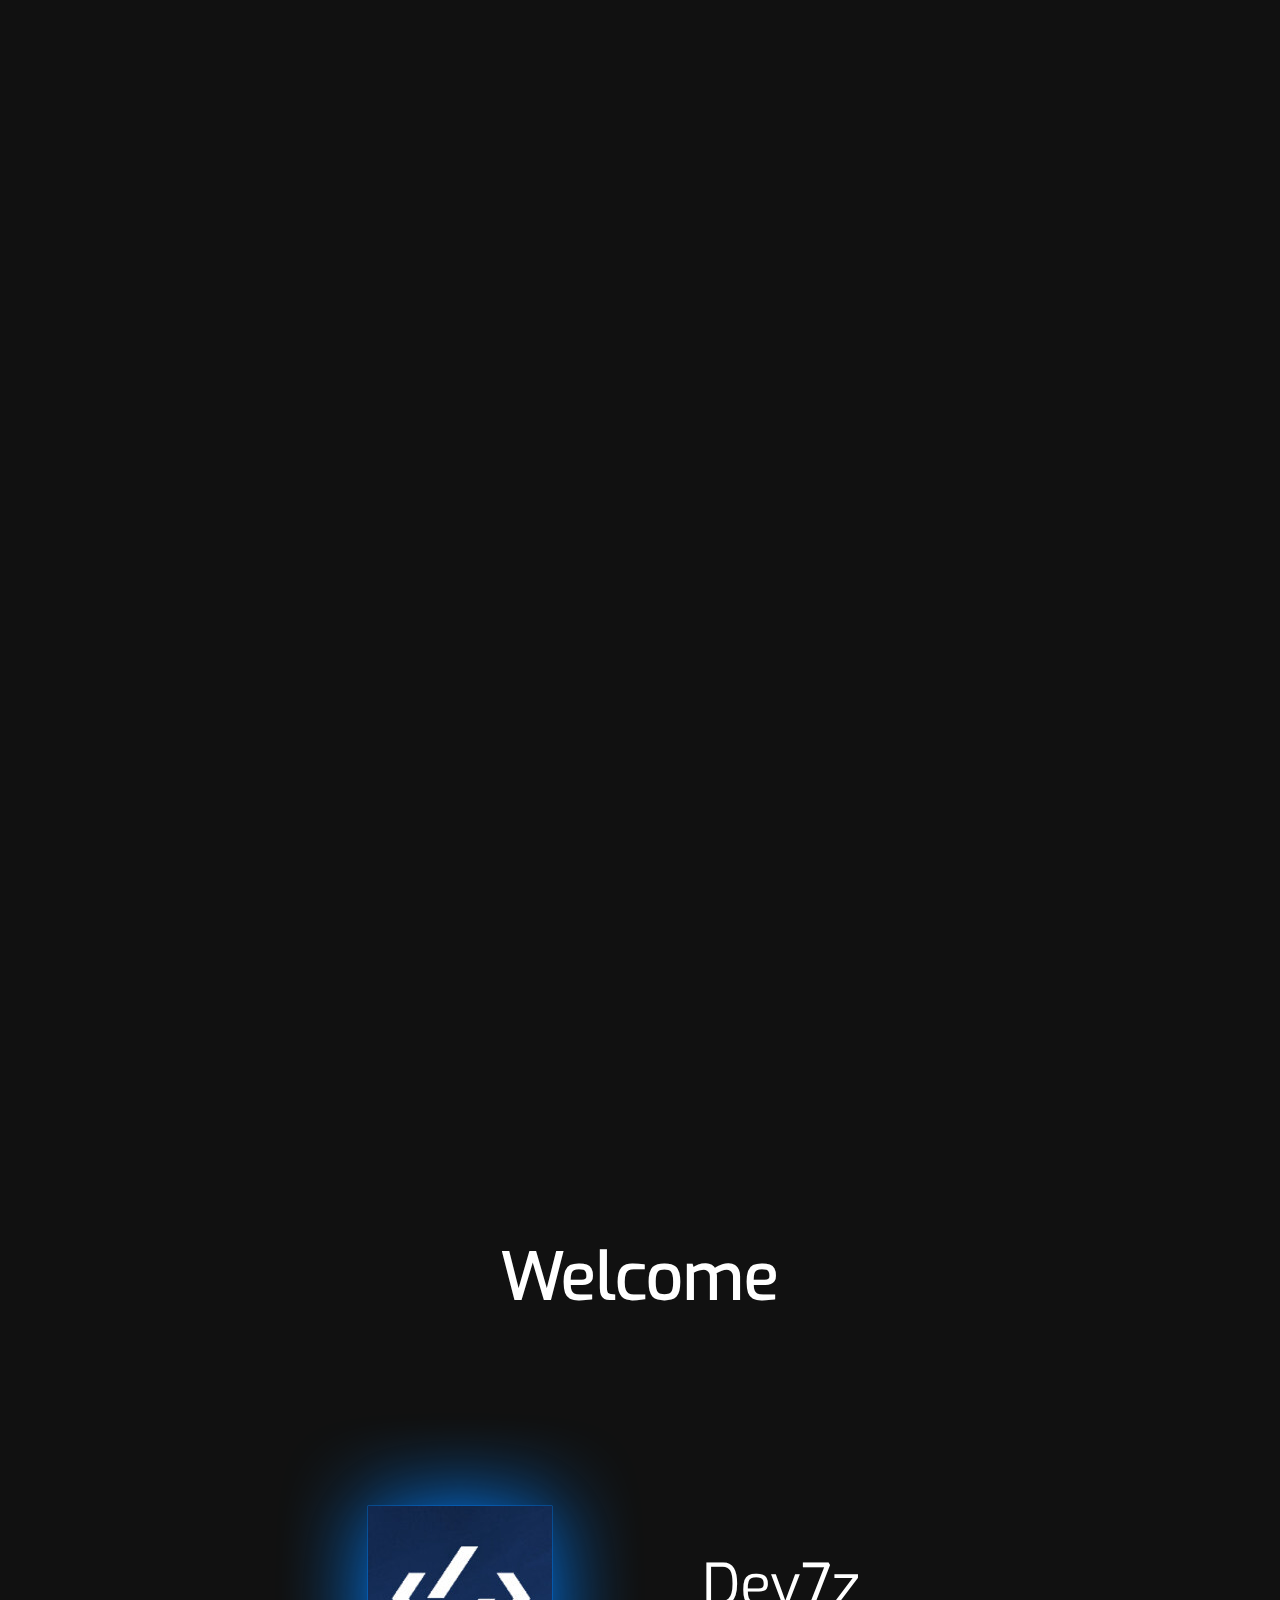
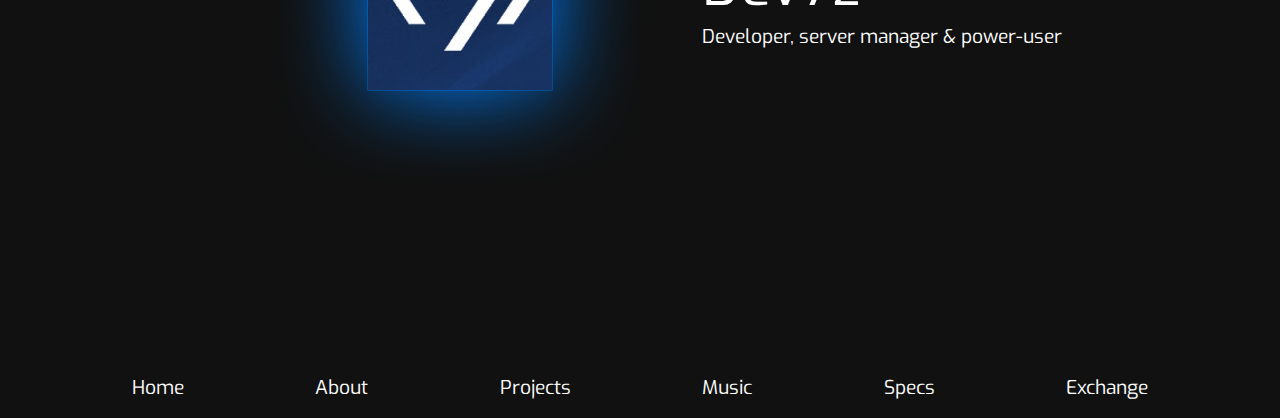
<file: index.html>
<!DOCTYPE html>
<html lang="en">
  <head>
    <title>Dev7z</title>
    <link rel="stylesheet" href="style.css">
    <link rel="icon" href="./Assets/icon.png">
  </head>
  <body class="snapstart">
    <div class="snap" id="title">
      <h2>
        <span style="--i:1;">D</span>
        <span style="--i:2;">e</span>
        <span style="--i:3;">v</span>
        <span style="--i:4;">7</span>
        <span style="--i:5;">z</span>
      </h2>
    </div>
    <div id="title2">
      <p>
        <span style="--i:1;">S</span>
        <span style="--i:1;">c</span>
        <span style="--i:2;">r</span>
        <span style="--i:2;">o</span>
        <span style="--i:3;">l</span>
        <span style="--i:3;">l</span>
        <span style="--i:4; margin-left: 0.25vw;">D</span>
        <span style="--i:4;">o</span>
        <span style="--i:5;">w</span>
        <span style="--i:5;">n</span>
      </p>
    </div>
    <div class="snap" id="welcome">
      <h3>
        <span class="textselect"><br>Welcome</span>
      </h3>
    </div>
    <div id="p2">
      <img src="./Assets/Dev7z.png" alt="Dev7z logo">
      <p2>Dev7z<br><p3 id="p3">Developer, server manager & power-user</p3></p2>
    </div>

    <div class="snap" id="footer">
      <a href="https://www.dev7z.net">Home</a>
      <a href="https://www.dev7z.net/about/">About</a>
      <a href="https://www.dev7z.net/projects/">Projects</a>
      <a href="https://www.dev7z.net/music/">Music</a>
      <a href="https://www.dev7z.net/specs/">Specs</a>
      <a href="https://exchange.dev7z.net/">Exchange</a>
    </div>
  </body>
</html>
</file>
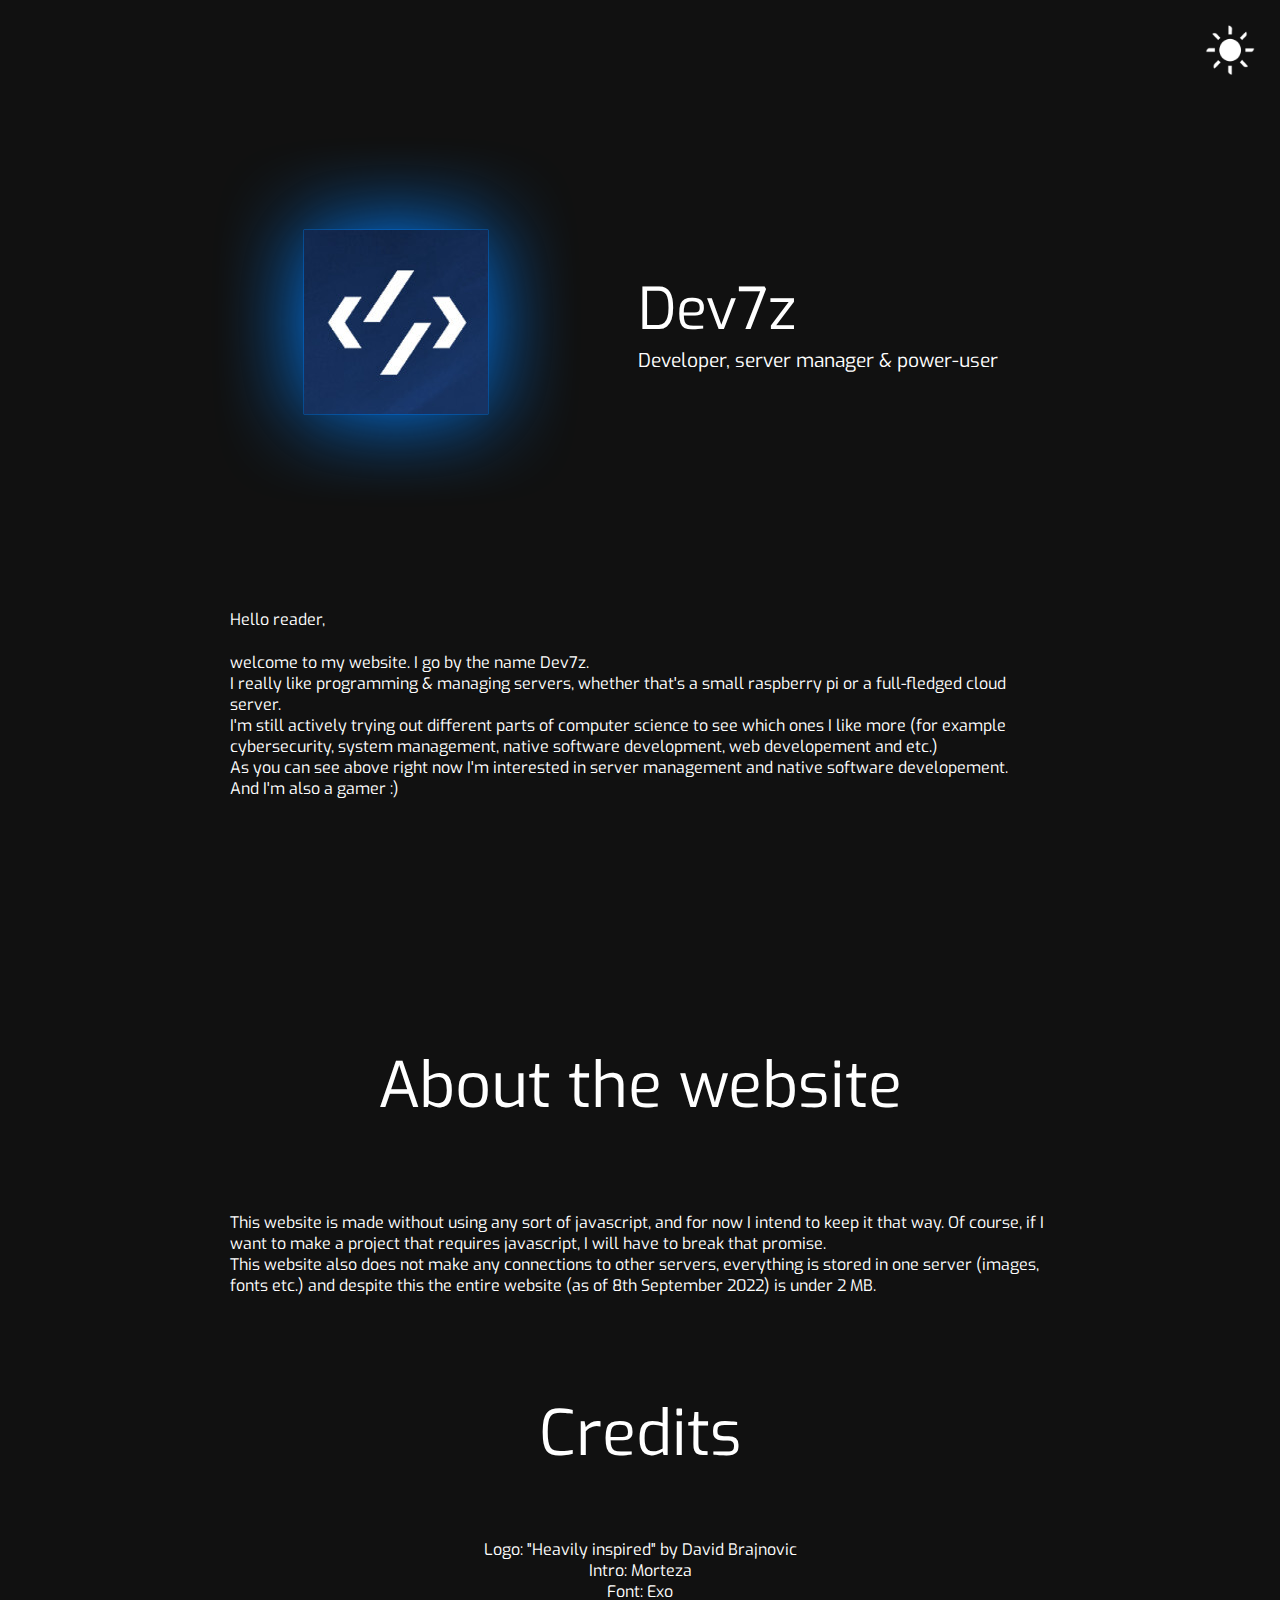
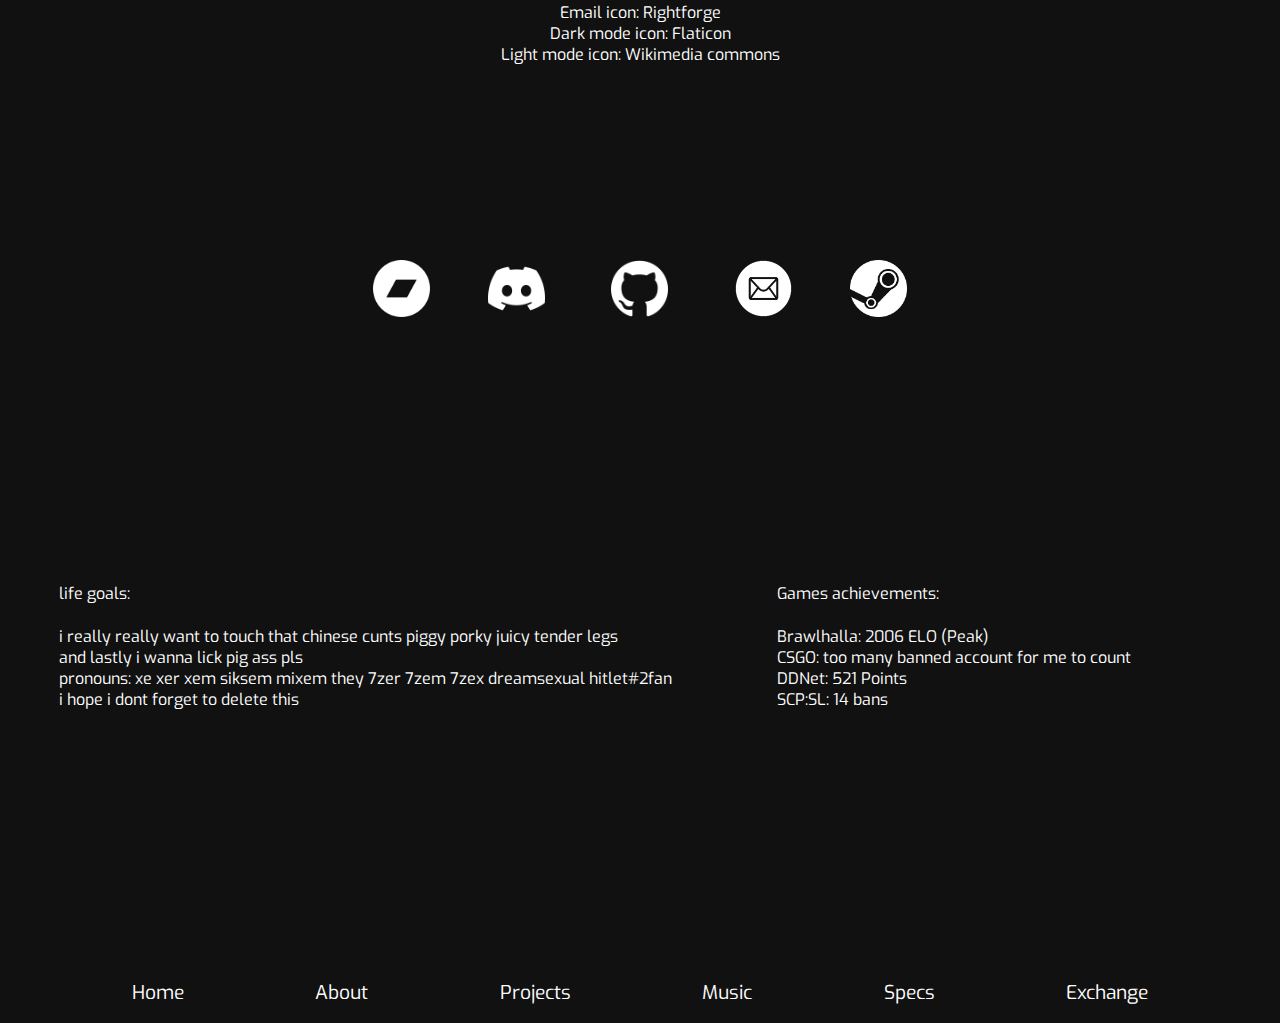
<file: about.html>
<!DOCTYPE html>
<html lang="en">
  <head>
    <div id="dloverlay">
      <a href="https://www.dev7z.net/light/about/">
        <img src="./Assets/sun.png" alt="light mode icon" style="width:50px; height:50px;" id="imgrot">
      </a>
    </div>
    <title>Dev7z</title>
    <link rel="stylesheet" href="style.css">
    <link rel="icon" href="./Assets/icon.png">
  </head>
  <body class="snapstart">
	<div class="snap">
        <img src="./Assets/bg.png" alt="Background" style="width:1px;height:75px;">
	</div>
    <div id="p2a">
      <img src="./Assets/Dev7z.png" alt="Dev7z logo">
      <p2>Dev7z<br><p3 id="p3">Developer, server manager & power-user</p3></p2>
    </div>

    <div id="p4">
        <p3 id="p4">Hello reader,<br>　<br>welcome to my website. I go by the name Dev7z.
            <br>I really like programming & managing servers, whether that's a small raspberry pi or a full-fledged cloud server.
            <br>I'm still actively trying out different parts of computer science to see which ones I like more (for example cybersecurity, system management, native software development, web developement and etc.)
            <br>As you can see above right now I'm interested in server management and native software developement.
            <br>And I'm also a gamer :)
        </p3>
    </div>

	<!--
    <div class="snap">
        <img src="./Assets/bg.png" alt="Background" style="width:1px;height:250px;">
	</div>
    <div id="p5">
        <p5 id="p5">life goals:<br>　<br>i wanna sniff the chinese cunts sweaty armpits
            <br>i really really want to touch that chinese cunts piggy porky juicy tender legs
            <br>and lastly i wanna lick pig ass pls
            <br>pronouns: xe xer xem siksem mixem they 7zer 7zem 7zex dreamsexual hitlet#2fan
        </p5>
        <p5 id="p5">Games achievements:<br>　<br>Brawlhalla: 2006 ELO (Peak)
            <br>Chess: 739 ELO (Peak)
            <br>DDNet: 471 Points
            <br>SCP:SL: 14 bans
        </p5>
    </div>
    -->


    <pbuf class="snap" style="display: flex; justify-content: center; align-items: center; color: white; font-size: 63px; margin-bottom: 7vh; padding-top: 8vh;">About the website</pbuf>
    <div id="p4">
        <p3 id="p4" style="margin-bottom: 0vh;"><br>This website is made without using any sort of javascript, and for now I intend to keep it that way. Of course, if I want to make a project that requires javascript, I will have to break that promise.
            <br>This website also does not make any connections to other servers, everything is stored in one server (images, fonts etc.) and despite this the entire website (as of 8th September 2022) is under 2 MB.
        </p3>
    </div>
    <pbuf style="display: flex; justify-content: center; align-items: center; color: white; font-size: 63px; margin-bottom: 7vh;">Credits</pbuf>
    <div id="pee4">
        <p3 id="pee4">
            Logo: "Heavily inspired" by&nbsp<a href="https://davidbrajnovic.com/">David Brajnovic</a>
        </p3>
    </div>
    <div id="pee4">
        <p3 id="pee4">
            Intro:&nbsp<a href="https://codepen.io/mortezasharifinia/pen/YzxeVrm">Morteza</a>
        </p3>
    </div>
    <div id="pee4">
        <p3 id="pee4">
            Font:&nbsp<a href="https://fonts.google.com/specimen/Exo">Exo</a>
        </p3>
    </div>
    <div id="pee4">
        <p3 id="pee4a">
            Email icon:&nbsp<a href="https://rightforge.com/wp-content/uploads/2021/10/email-icon-400x400.png">Rightforge</a>
        </p3>
    </div>
    <div id="pee4">
        <p3 id="pee4a">
            Dark mode icon:&nbsp<a href="https://cdn-icons-png.flaticon.com/512/15/15751.png">Flaticon</a>
        </p3>
    </div>
    <div id="pee4">
        <p3 id="pee4a">
            Light mode icon:&nbsp<a href="https://upload.wikimedia.org/wikipedia/commons/thumb/e/ed/OOjs_UI_icon_sun-ltr.svg/1200px-OOjs_UI_icon_sun-ltr.svg.png">Wikimedia commons</a>
        </p3>
    </div>

	<div>
        <img src="./Assets/bg.png" alt="Background" style="width:1px;height:100px;">
	</div>

    <div class="snap" id="p6">
        <p6 id="p6a">
            <a href="https://dev7z.bandcamp.com/"><img src="./Assets/bandcamp.png" alt="Bandcamp logo" style="width:57px;height:57px;"></a>
        </p6>
        <p6 id="p6">
            <a href="https://discord.gg/8GSR7hHacc"><img src="./Assets/discord.png" alt="Discord logo" style="width:57px;height:57px;"></a>
        </p6>
        <p6 id="p6">
            <a href="https://github.com/Dev7z"><img src="./Assets/github.png" alt="Github logo" style="width:57px;height:57px;"></a>
        </p6>
        <p6 id="p6">
            <a href="mailto:admin@dev7z.net"><img src="./Assets/mail.png" alt="Mail logo" style="width:57px;height:57px;"></a>
        </p6>
        <p6 id="p6b">
            <a href="https://steamcommunity.com/id/sky_shredder"><img src="./Assets/steam.png" alt="steam logo" style="width:57px;height:57px;"></a>
        </p6>
    </div>
    <div id="p5">
        <p5 id="p5">life goals:<br>　
            <br>i really really want to touch that chinese cunts piggy porky juicy tender legs
            <br>and lastly i wanna lick pig ass pls
            <br>pronouns: xe xer xem siksem mixem they 7zer 7zem 7zex dreamsexual hitlet#2fan
            <br>i hope i dont forget to delete this
        </p5>
        <p5 id="p5">Games achievements:<br>　<br>Brawlhalla: 2006 ELO (Peak)
            <br>CSGO: too many banned account for me to count
            <br>DDNet: 521 Points
            <br>SCP:SL: 14 bans
        </p5>
    </div>

    <div id="footer">
        <a href="https://www.dev7z.net">Home</a>
        <a href="https://www.dev7z.net/about/">About</a>
        <a href="https://www.dev7z.net/projects/">Projects</a>
        <a href="https://www.dev7z.net/music/">Music</a>
        <a href="https://www.dev7z.net/specs/">Specs</a>
        <a href="https://exchange.dev7z.net/">Exchange</a>
      </div>
  </body>
</html>
</file>
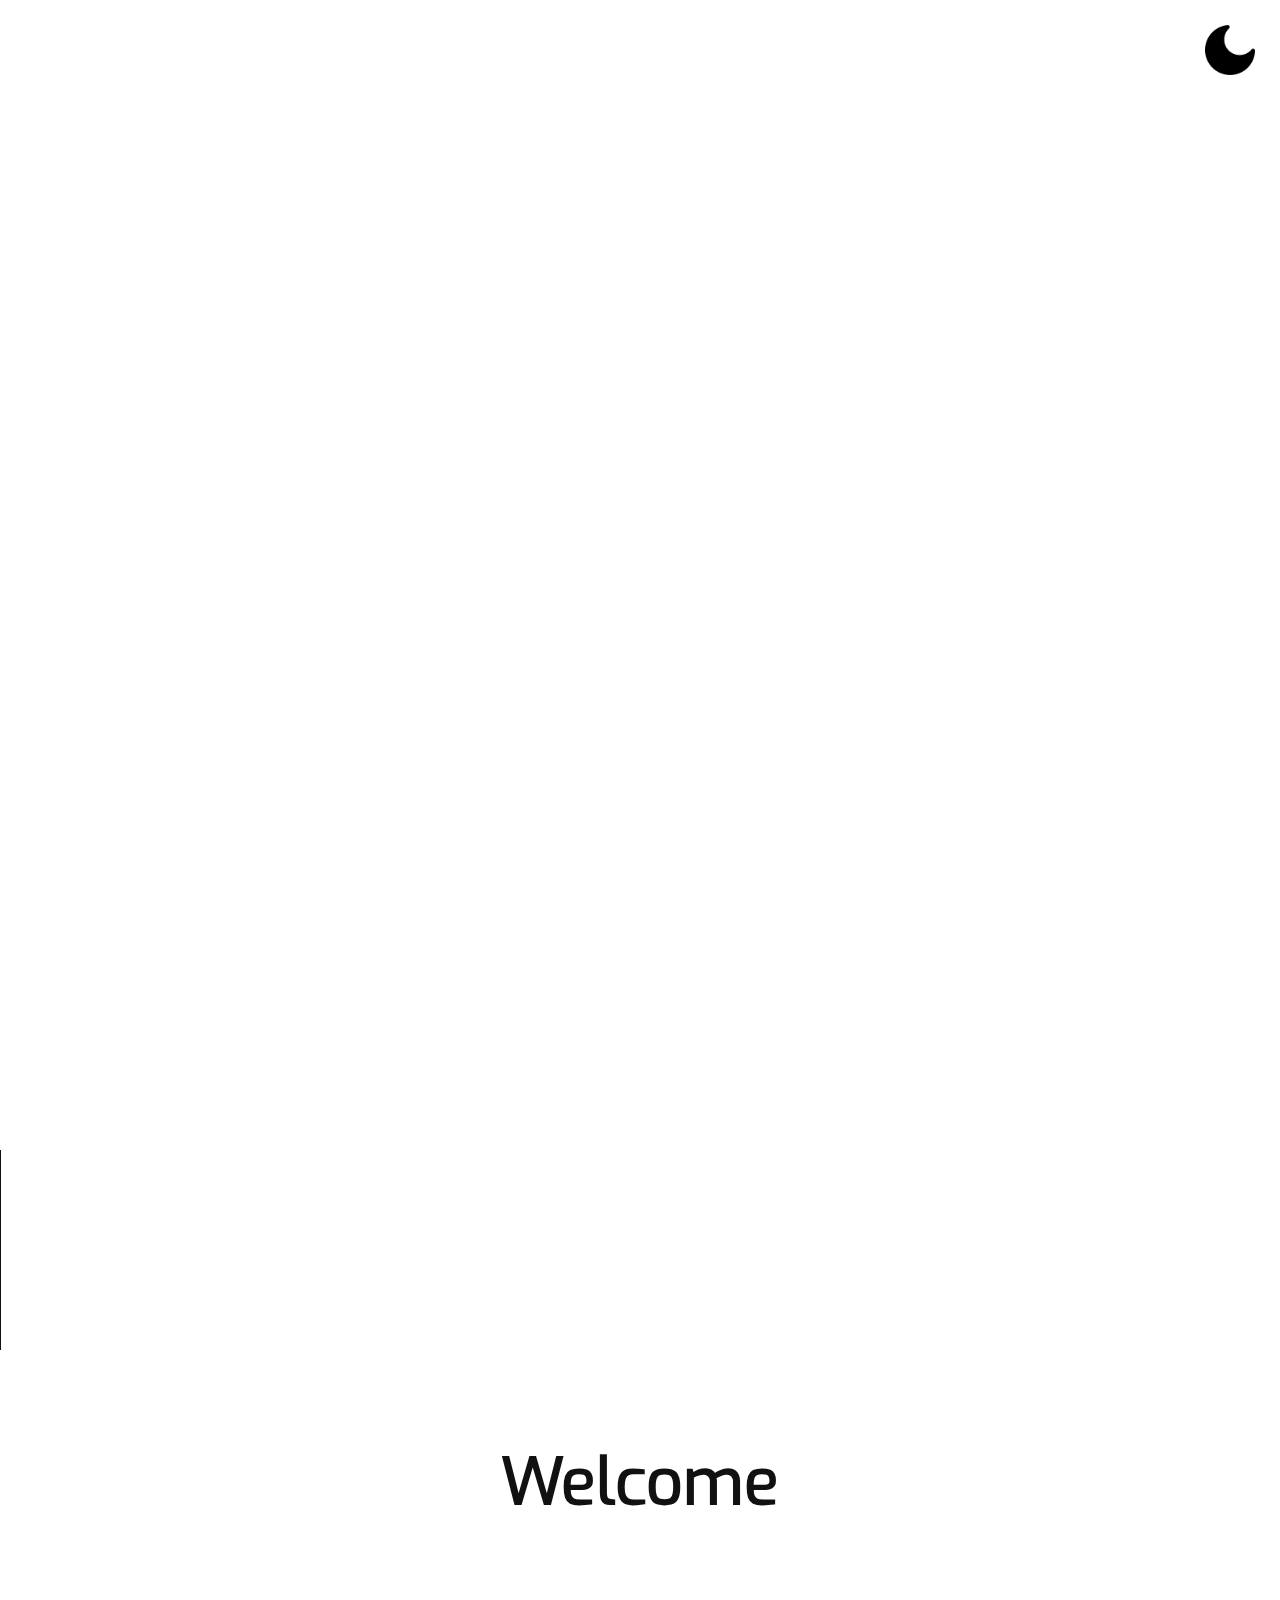
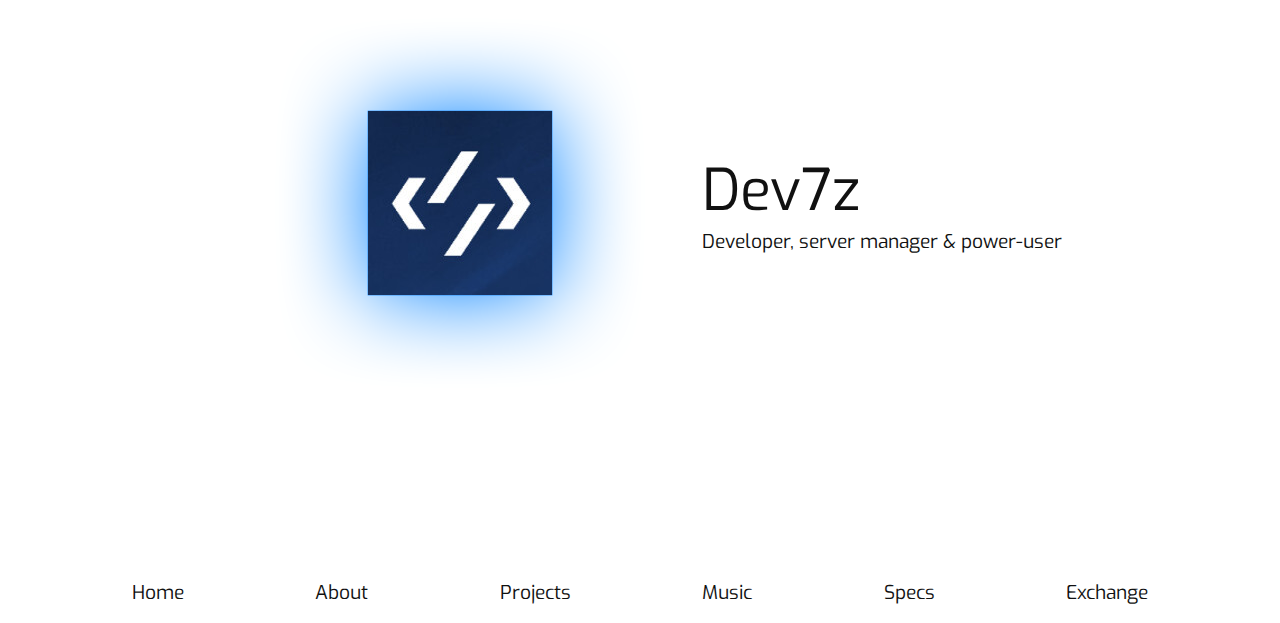
<file: light.html>
<!DOCTYPE html>
<html lang="en">
  <head>
    <div id="dloverlay">
      <a href="https://www.dev7z.net/">
        <img src="./Assets/moon.png" alt="dark mode icon" style="width:50px; height:50px;" id="imgrot">
      </a>
    </div>
    <title>Dev7z</title>
    <link rel="stylesheet" href="./light/stylelight.css">
    <link rel="icon" href="./Assets/icon.png">
  </head>
  <body class="snapstart">
    <div class="snap" id="title">
      <h2>
        <span style="--i:1;">D</span>
        <span style="--i:2;">e</span>
        <span style="--i:3;">v</span>
        <span style="--i:4;">7</span>
        <span style="--i:5;">z</span>
      </h2>
    </div>
    <div id="title2">
      <p>
        <span style="--i:1;">S</span>
        <span style="--i:1;">c</span>
        <span style="--i:2;">r</span>
        <span style="--i:2;">o</span>
        <span style="--i:3;">l</span>
        <span style="--i:3;">l</span>
        <span style="--i:4; margin-left: 0.25vw;">D</span>
        <span style="--i:4;">o</span>
        <span style="--i:5;">w</span>
        <span style="--i:5;">n</span>
      </p>
    </div>


    <div>
        <img src="./Assets/bg.png" alt="Background" style="width:1px;height:200px;">
    </div>

    <div id="welcome">
      <h3>
        <span class="textselect"><br>Welcome</span>
      </h3>
    </div>
    <div id="p2">
      <img src="./Assets/Dev7z.png" alt="Dev7z logo">
      <p2>Dev7z<br><p3 id="p3">Developer, server manager & power-user</p3></p2>
    </div>

    <div class="snap" id="footer">
      <a href="https://www.dev7z.net/light">Home</a>
      <a href="https://www.dev7z.net/light/about/">About</a>
      <a href="https://www.dev7z.net/light/projects/">Projects</a>
      <a href="https://www.dev7z.net/light/music/">Music</a>
      <a href="https://www.dev7z.net/light/specs/">Specs</a>
      <a href="https://exchange.dev7z.net/">Exchange</a>
    </div>
  </body>
</html>
</file>
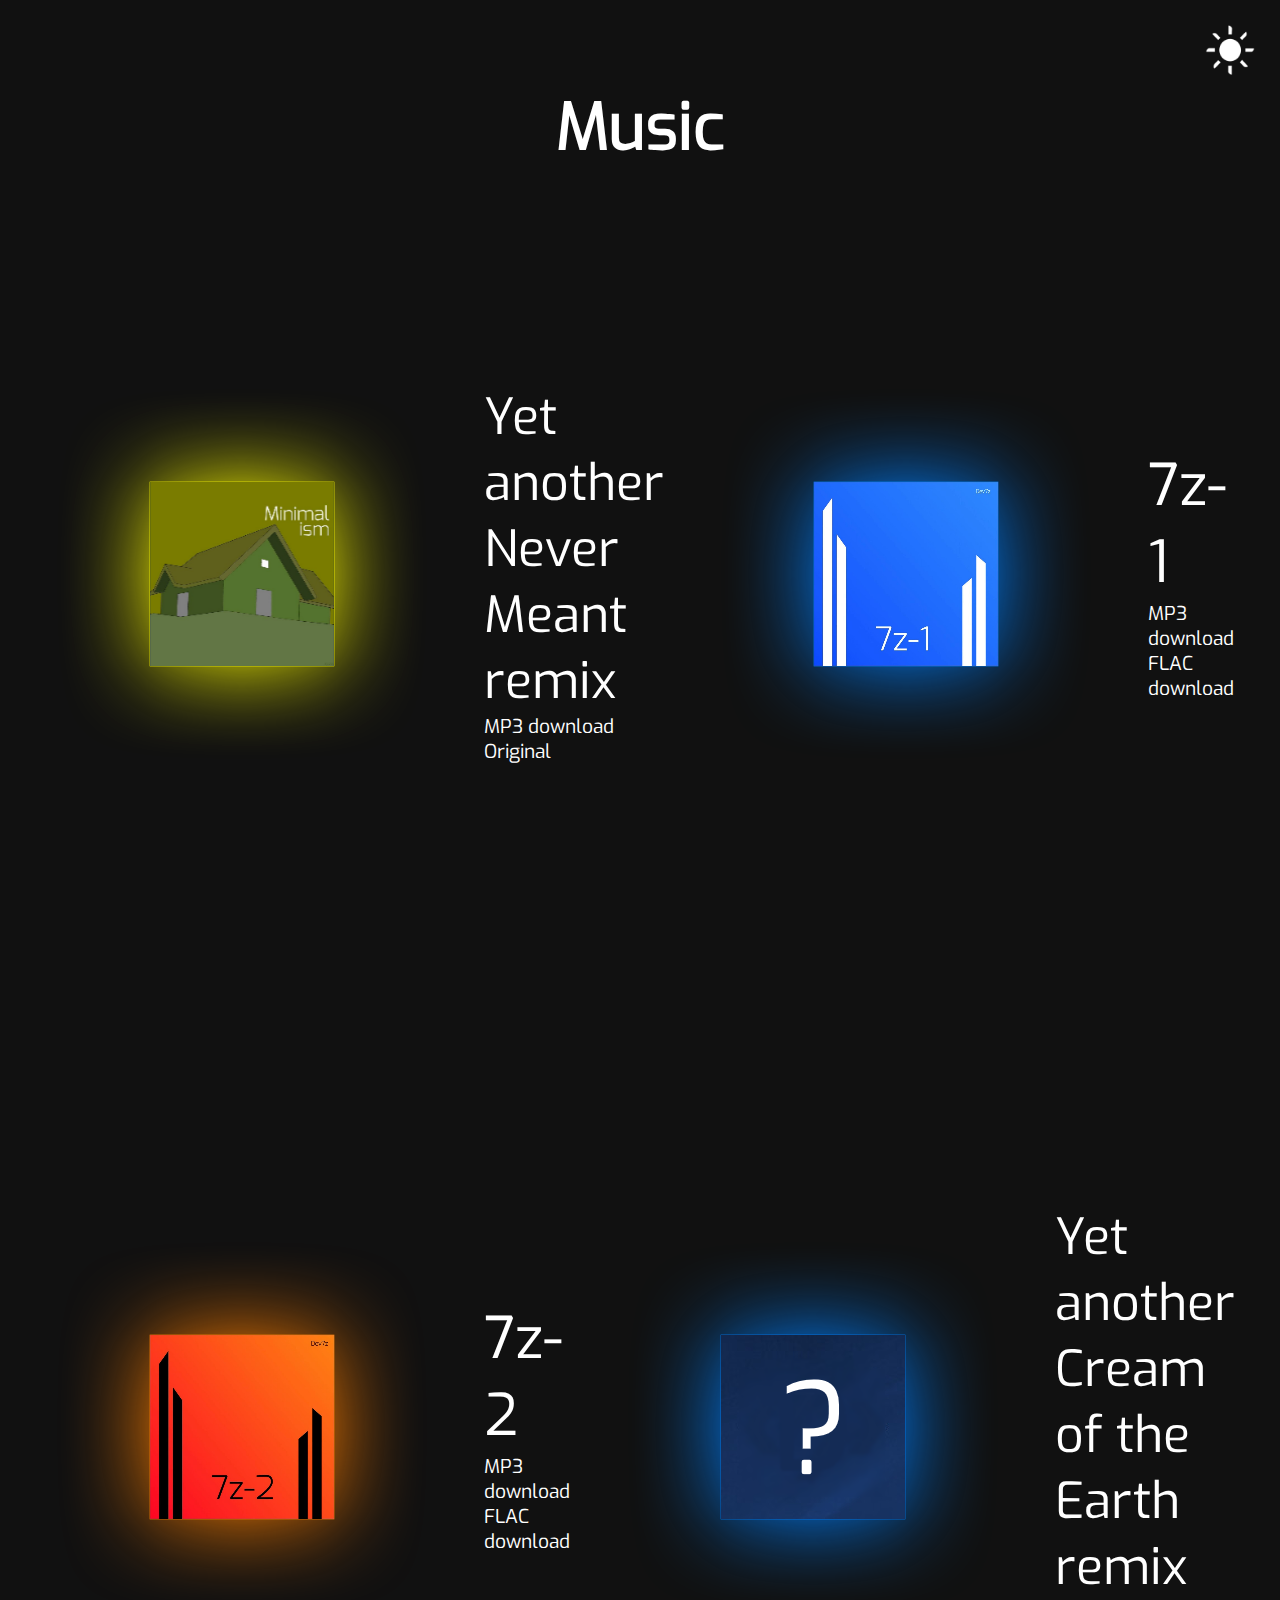
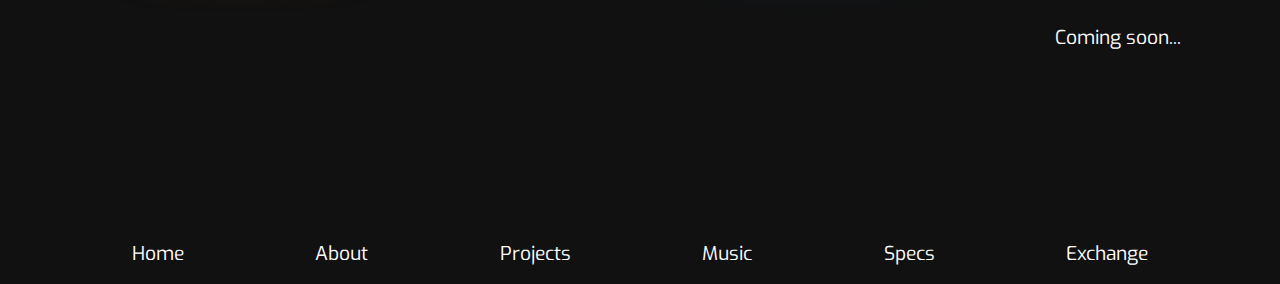
<file: music.html>
<!DOCTYPE html>
<html lang="en">
  <head>
    <div id="dloverlay">
      <a href="https://www.dev7z.net/light/music/">
        <img src="./Assets/sun.png" alt="light mode icon" style="width:50px; height:50px;" id="imgrot">
      </a>
    </div>
    <title>Dev7z</title>
    <link rel="stylesheet" href="style.css">
    <link rel="icon" href="./Assets/icon.png">
  </head>
  <body class="snapstart">

    <div class="snap" id="welcome">
        <h3>
          <span class="textselect"><br>Music</span>
        </h3>
    </div>
    <div id="p5">
        <div id="p2cc">
          <img src="./Assets/nevermeant.png" alt="Americ anfootball">
          <p7 style="font-size: 50px;"><a href="https://youtu.be/7XiMuOcKDI8">Yet another Never Meant remix</a>
            <p3 id="p3c">
            <br><a href="https://cdn.discordapp.com/attachments/821484154168147968/892839103614300220/Never_meant_Dev7z_REMIX_FINAL.mp3">MP3 download</a>
            </p3><p3 id="p3c"><a href="https://youtu.be/_NfnXdXpjL0">Original</a></p3></p7>
        </div>
        <div id="p2cc">
          <img src="./Assets/7z1.png" alt="7z V1">
          <p7><a href="https://youtu.be/n9Qs85Pb5_E">7z-1</a><br><p3 id="p3c">
            <br><a href="https://cdn.discordapp.com/attachments/821484154168147968/979522854787887134/7z1.mp3">MP3 download</a></p3><p3 id="p3c">
            <br><a href="https://mega.nz/file/XY1WHRQb#SY3P_PtQyjw04ayMlRUakys6wxg_Ra_MXqKLHTHoA0w">FLAC download</a></p3></p7>
        </div>
    </div>
    <div class="snap" id="p5">
        <div style="margin-bottom: 3%;" id="p2cc">
          <img src="./Assets/7z2.png" alt="7z V2">
          <p7><a href="https://youtu.be/5IRG4JdEY2A">7z-2<br></a><p3 id="p3c">
            <br><a href="https://cdn.discordapp.com/attachments/940948490056532080/980850692774314014/7z2.mp3">MP3 download</a></p3><p3 id="p3c">
            <br><a href="https://mega.nz/file/3ZFw2RZB#InasbsCR8RbaejLlYe_x63Wioo8OA0kQQqh3cKX2OqQ">FLAC download</a><p3></p7>
        </div>
        <div style="margin-bottom: 3%;" id="p2cc">
          <img src="./Assets/question.png" alt="Cream of the Earth">
          <p7 style="font-size: 50px;"><a href="">Yet another Cream of the Earth remix<br></a><p3 id="p3c">
            <p3 id="p3c"><br>Coming soon...<p3>
          </p7>
        </div>
    </div>

    <div id="footer">
        <a href="https://www.dev7z.net">Home</a>
        <a href="https://www.dev7z.net/about/">About</a>
        <a href="https://www.dev7z.net/projects/">Projects</a>
        <a href="https://www.dev7z.net/music/">Music</a>
        <a href="https://www.dev7z.net/specs/">Specs</a>
        <a href="https://exchange.dev7z.net/">Exchange</a>
      </div>
  </body>
</html>
</file>
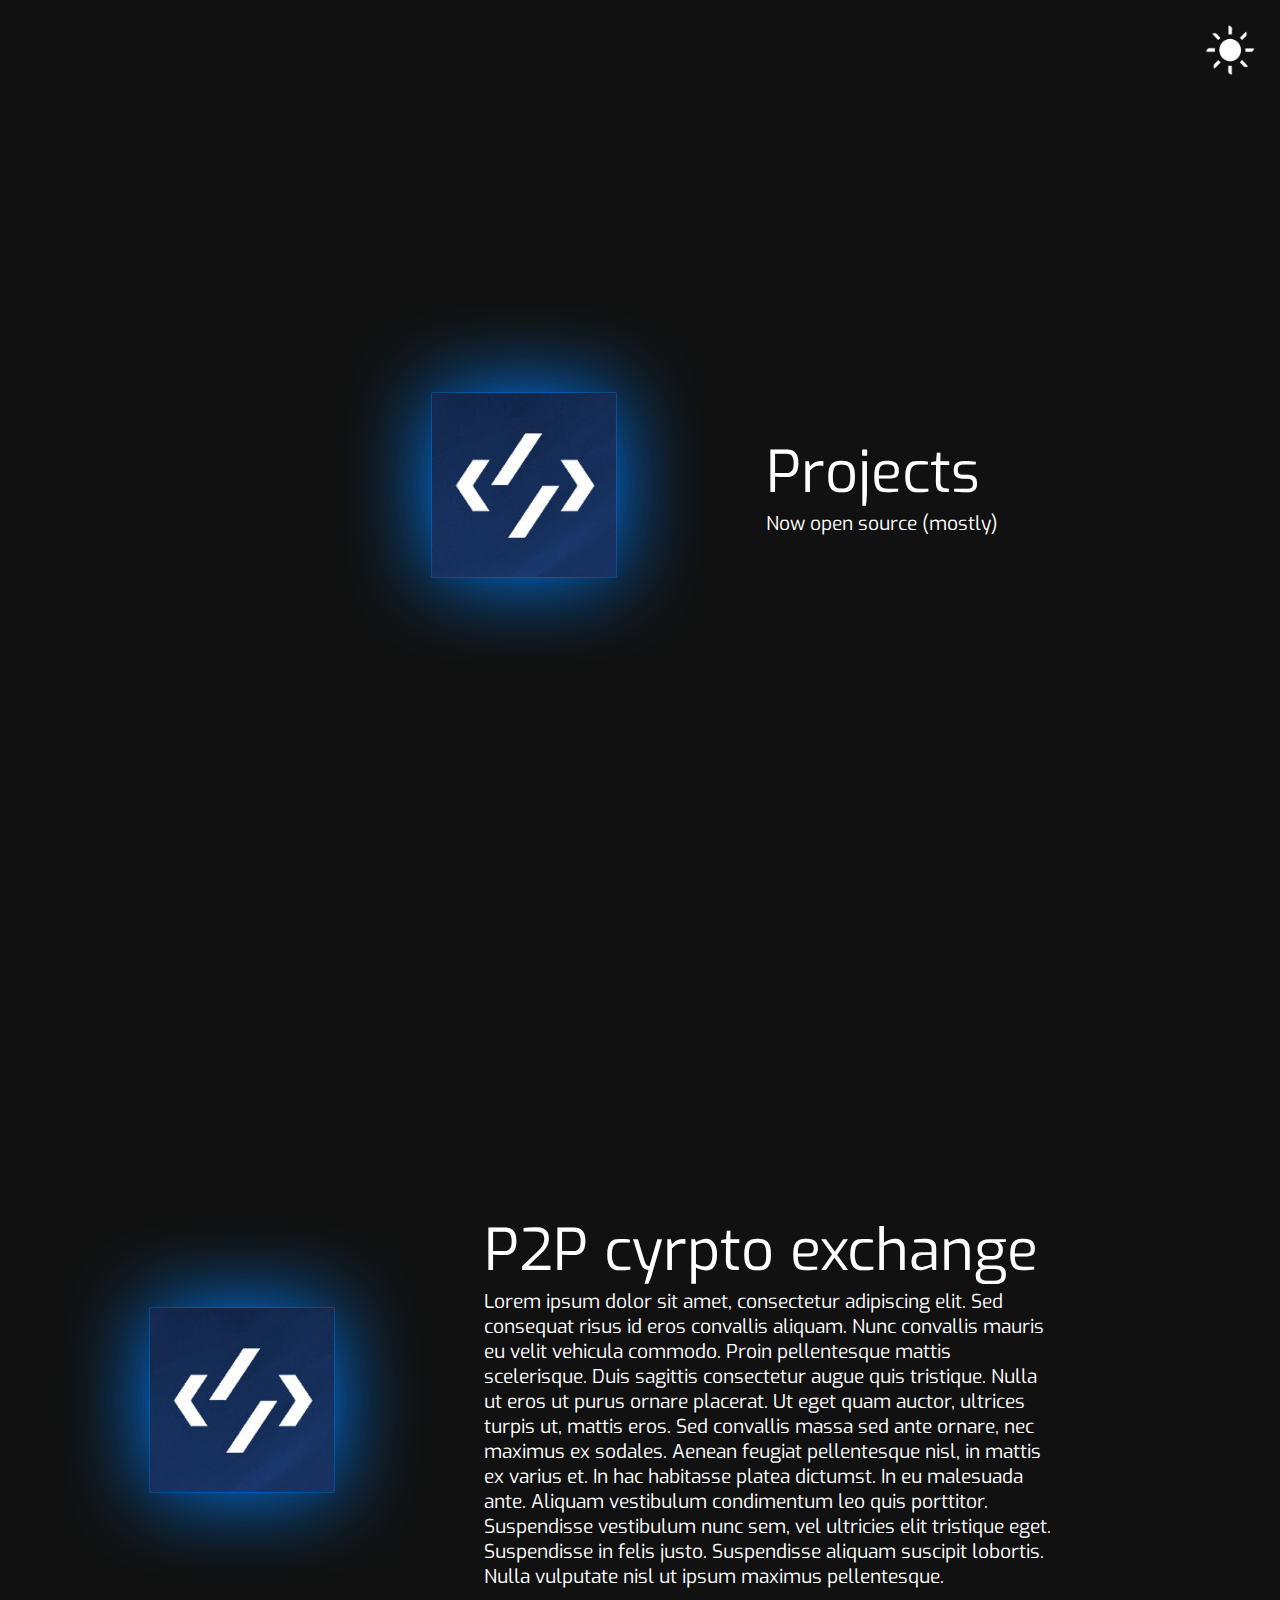
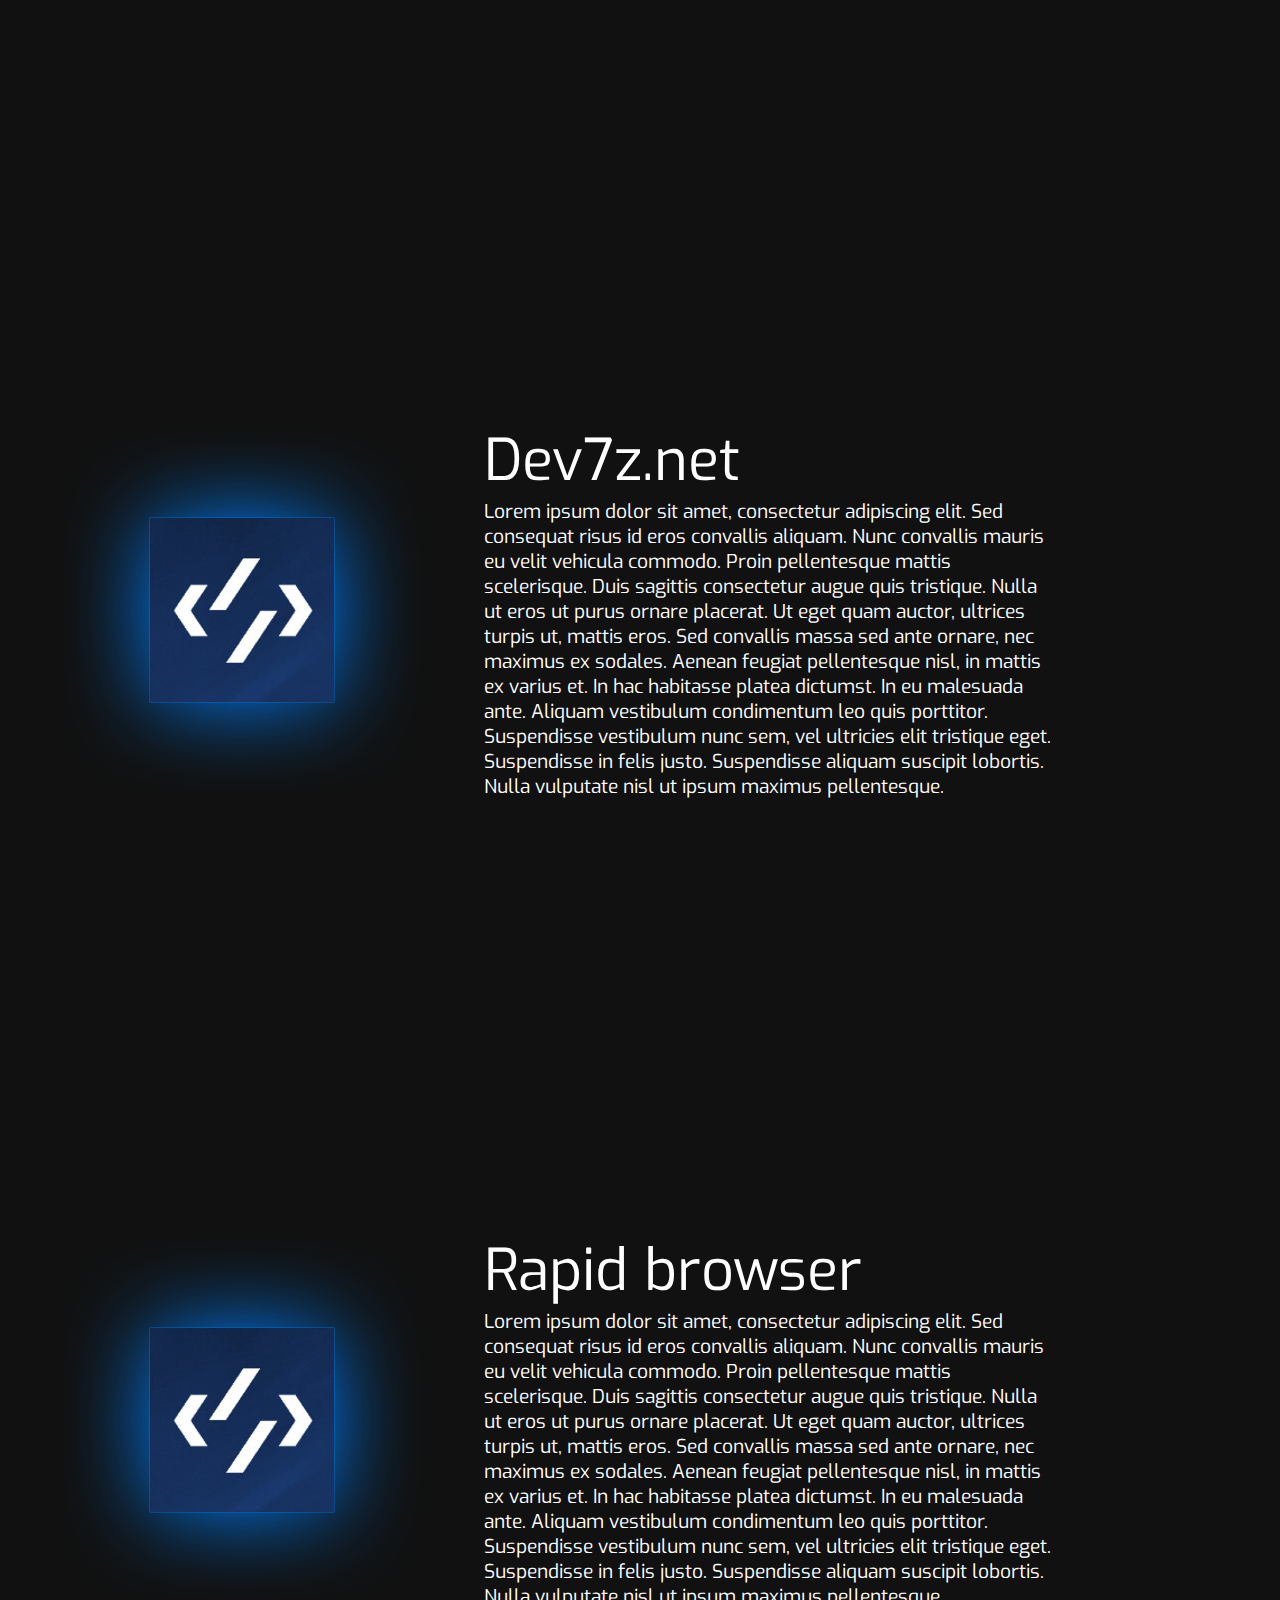
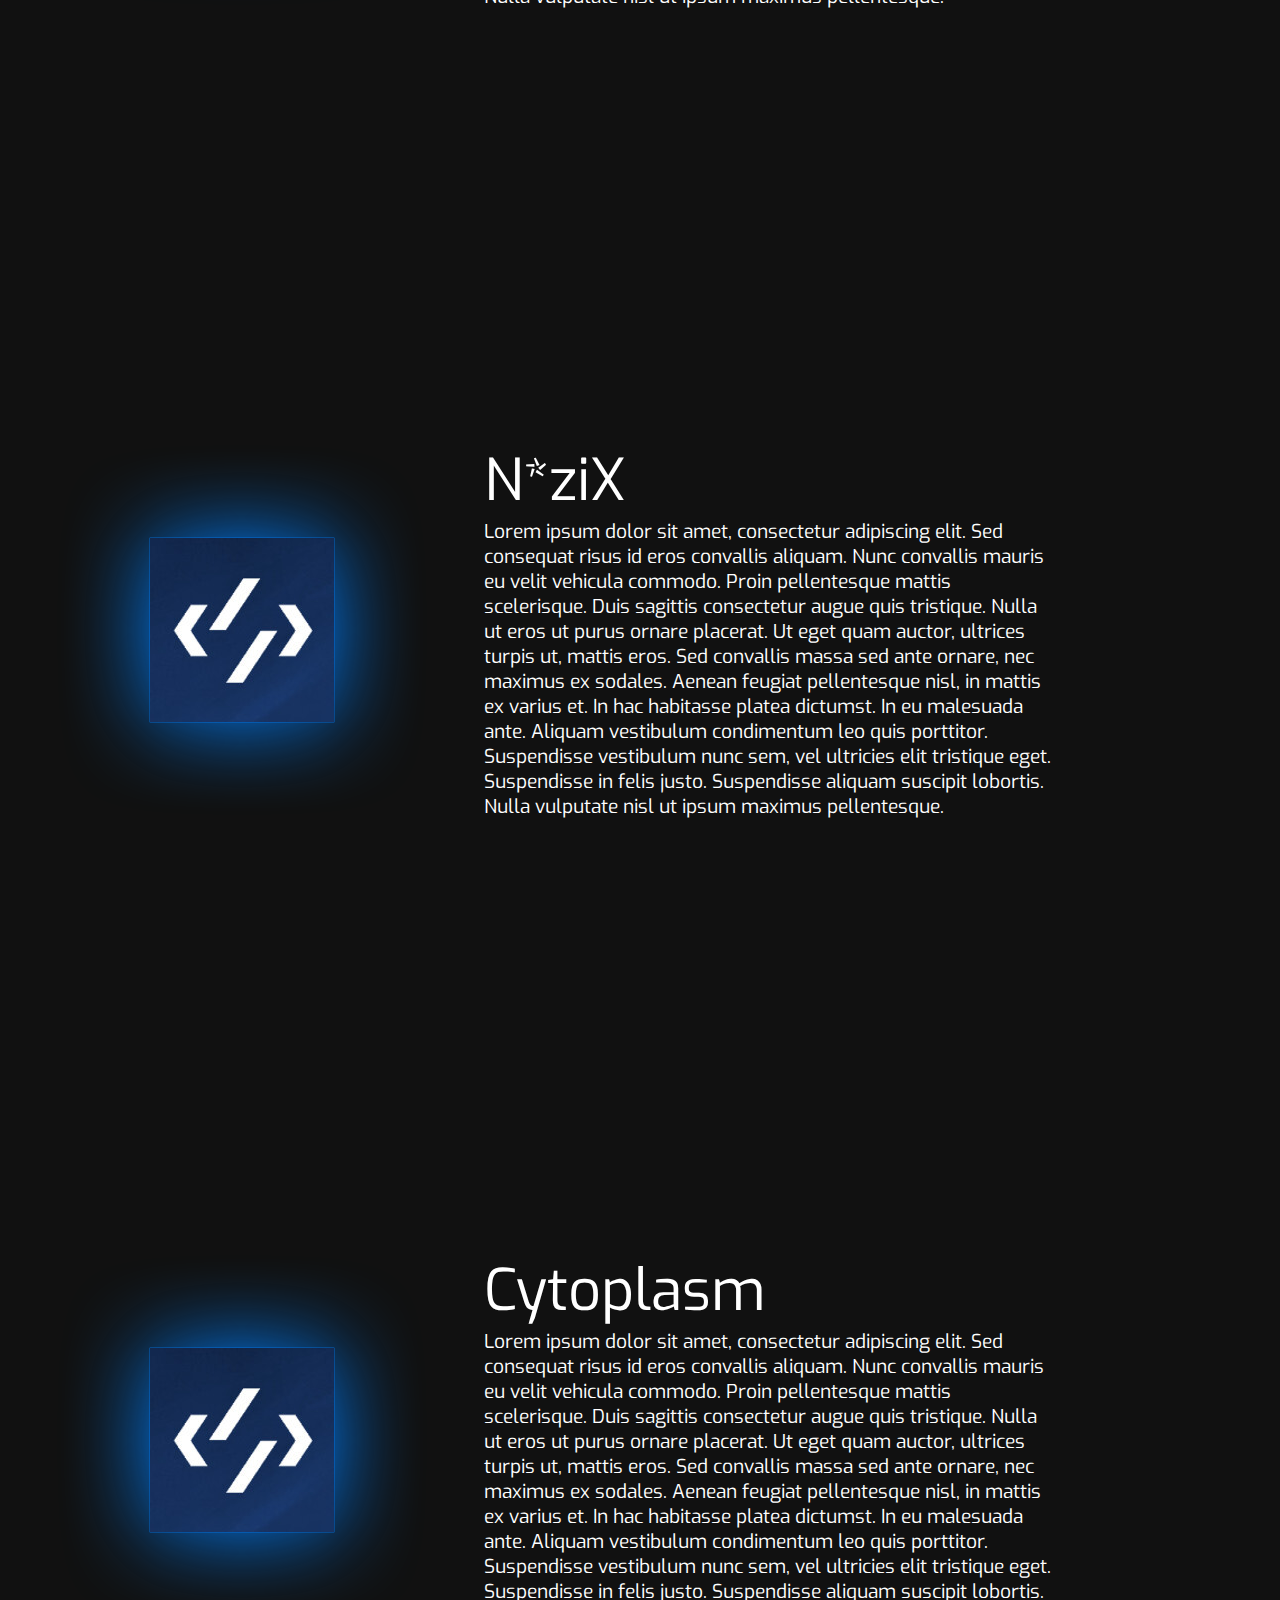
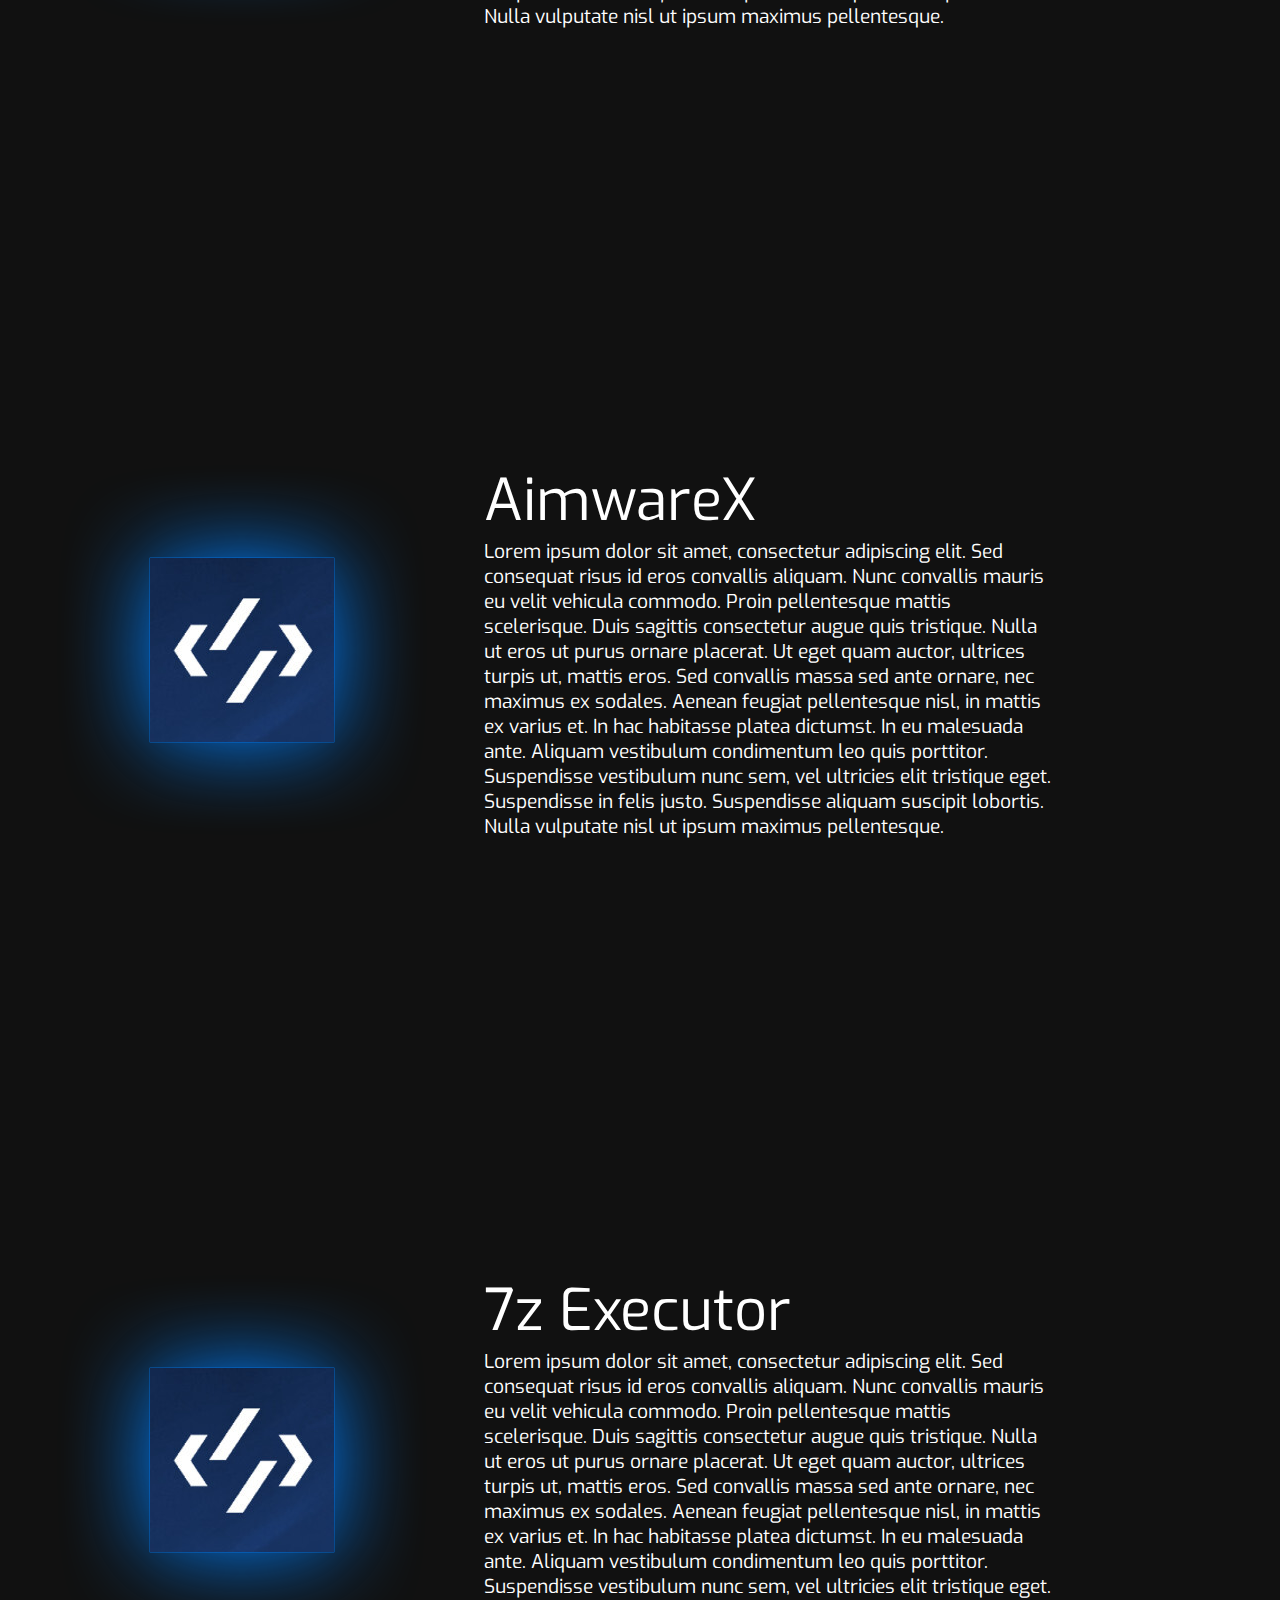
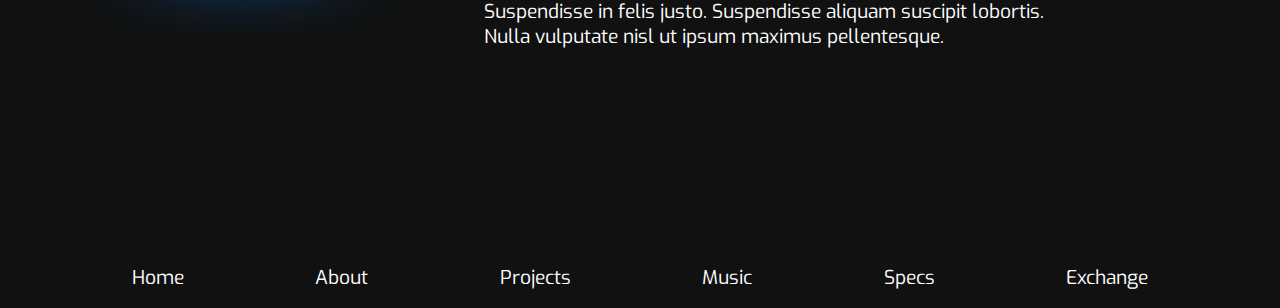
<file: projects.html>
<!DOCTYPE html>
<html lang="en">
  <head>
    <div id="dloverlay">
      <a href="https://www.dev7z.net/light/projects/">
        <img src="./Assets/sun.png" alt="light mode icon" style="width:50px; height:50px;" id="imgrot">
      </a>
    </div>
    <title>Dev7z</title>
    <link rel="stylesheet" href="style.css">
    <link rel="icon" href="./Assets/icon.png">
  </head>
  <body class="snapstart">
	<div class="snap">
        <img src="./Assets/bg.png" alt="Background" style="width:1px;height:75px;">
	</div>





    <div id="pm">
      <img src="./Assets/Dev7z.png" alt="Dev7z logo">
      <p2>Projects<br><p3 id="p3">Now open source (mostly)</p3></p2>
    </div>
	<div>
        <img src="./Assets/bg.png" alt="Background" style="width:1px;height:100px;">
	</div>




    <div class="snap" id="pmi">
        <img src="./Assets/Dev7z.png" alt="Dev7z logo">
        <p2>P2P cyrpto exchange<br><p3 id="p3">Lorem ipsum dolor sit amet, consectetur adipiscing elit. Sed consequat risus id eros convallis aliquam. Nunc convallis mauris eu velit vehicula commodo. Proin pellentesque mattis scelerisque. Duis sagittis consectetur augue quis tristique. Nulla ut eros ut purus ornare placerat. Ut eget quam auctor, ultrices turpis ut, mattis eros. Sed convallis massa sed ante ornare, nec maximus ex sodales. Aenean feugiat pellentesque nisl, in mattis ex varius et. In hac habitasse platea dictumst. In eu malesuada ante. Aliquam vestibulum condimentum leo quis porttitor. Suspendisse vestibulum nunc sem, vel ultricies elit tristique eget. Suspendisse in felis justo. Suspendisse aliquam suscipit lobortis. Nulla vulputate nisl ut ipsum maximus pellentesque. </p3></p2>
    </div>




    <div class="snap" id="pmi">
        <img src="./Assets/Dev7z.png" alt="Dev7z logo">
        <p2>Dev7z.net<br><p3 id="p3">Lorem ipsum dolor sit amet, consectetur adipiscing elit. Sed consequat risus id eros convallis aliquam. Nunc convallis mauris eu velit vehicula commodo. Proin pellentesque mattis scelerisque. Duis sagittis consectetur augue quis tristique. Nulla ut eros ut purus ornare placerat. Ut eget quam auctor, ultrices turpis ut, mattis eros. Sed convallis massa sed ante ornare, nec maximus ex sodales. Aenean feugiat pellentesque nisl, in mattis ex varius et. In hac habitasse platea dictumst. In eu malesuada ante. Aliquam vestibulum condimentum leo quis porttitor. Suspendisse vestibulum nunc sem, vel ultricies elit tristique eget. Suspendisse in felis justo. Suspendisse aliquam suscipit lobortis. Nulla vulputate nisl ut ipsum maximus pellentesque. </p3></p2>
    </div>




    <div class="snap" id="pmi">
        <img src="./Assets/Dev7z.png" alt="Dev7z logo">
        <p2>Rapid browser<br><p3 id="p3">Lorem ipsum dolor sit amet, consectetur adipiscing elit. Sed consequat risus id eros convallis aliquam. Nunc convallis mauris eu velit vehicula commodo. Proin pellentesque mattis scelerisque. Duis sagittis consectetur augue quis tristique. Nulla ut eros ut purus ornare placerat. Ut eget quam auctor, ultrices turpis ut, mattis eros. Sed convallis massa sed ante ornare, nec maximus ex sodales. Aenean feugiat pellentesque nisl, in mattis ex varius et. In hac habitasse platea dictumst. In eu malesuada ante. Aliquam vestibulum condimentum leo quis porttitor. Suspendisse vestibulum nunc sem, vel ultricies elit tristique eget. Suspendisse in felis justo. Suspendisse aliquam suscipit lobortis. Nulla vulputate nisl ut ipsum maximus pellentesque. </p3></p2>
    </div>




    <div class="snap" id="pmi">
        <img src="./Assets/Dev7z.png" alt="Dev7z logo">
        <p2>N*ziX<br><p3 id="p3">Lorem ipsum dolor sit amet, consectetur adipiscing elit. Sed consequat risus id eros convallis aliquam. Nunc convallis mauris eu velit vehicula commodo. Proin pellentesque mattis scelerisque. Duis sagittis consectetur augue quis tristique. Nulla ut eros ut purus ornare placerat. Ut eget quam auctor, ultrices turpis ut, mattis eros. Sed convallis massa sed ante ornare, nec maximus ex sodales. Aenean feugiat pellentesque nisl, in mattis ex varius et. In hac habitasse platea dictumst. In eu malesuada ante. Aliquam vestibulum condimentum leo quis porttitor. Suspendisse vestibulum nunc sem, vel ultricies elit tristique eget. Suspendisse in felis justo. Suspendisse aliquam suscipit lobortis. Nulla vulputate nisl ut ipsum maximus pellentesque. </p3></p2>
    </div>




    <div class="snap" id="pmi">
        <img src="./Assets/Dev7z.png" alt="Dev7z logo">
        <p2>Cytoplasm<br><p3 id="p3">Lorem ipsum dolor sit amet, consectetur adipiscing elit. Sed consequat risus id eros convallis aliquam. Nunc convallis mauris eu velit vehicula commodo. Proin pellentesque mattis scelerisque. Duis sagittis consectetur augue quis tristique. Nulla ut eros ut purus ornare placerat. Ut eget quam auctor, ultrices turpis ut, mattis eros. Sed convallis massa sed ante ornare, nec maximus ex sodales. Aenean feugiat pellentesque nisl, in mattis ex varius et. In hac habitasse platea dictumst. In eu malesuada ante. Aliquam vestibulum condimentum leo quis porttitor. Suspendisse vestibulum nunc sem, vel ultricies elit tristique eget. Suspendisse in felis justo. Suspendisse aliquam suscipit lobortis. Nulla vulputate nisl ut ipsum maximus pellentesque. </p3></p2>
    </div>




    <div class="snap" id="pmi">
        <img src="./Assets/Dev7z.png" alt="Dev7z logo">
        <p2>AimwareX<br><p3 id="p3">Lorem ipsum dolor sit amet, consectetur adipiscing elit. Sed consequat risus id eros convallis aliquam. Nunc convallis mauris eu velit vehicula commodo. Proin pellentesque mattis scelerisque. Duis sagittis consectetur augue quis tristique. Nulla ut eros ut purus ornare placerat. Ut eget quam auctor, ultrices turpis ut, mattis eros. Sed convallis massa sed ante ornare, nec maximus ex sodales. Aenean feugiat pellentesque nisl, in mattis ex varius et. In hac habitasse platea dictumst. In eu malesuada ante. Aliquam vestibulum condimentum leo quis porttitor. Suspendisse vestibulum nunc sem, vel ultricies elit tristique eget. Suspendisse in felis justo. Suspendisse aliquam suscipit lobortis. Nulla vulputate nisl ut ipsum maximus pellentesque. </p3></p2>
    </div>





    <div class="" id="pmi">
        <img src="./Assets/Dev7z.png" alt="Dev7z logo">
        <p2>7z Executor<br><p3 id="p3">Lorem ipsum dolor sit amet, consectetur adipiscing elit. Sed consequat risus id eros convallis aliquam. Nunc convallis mauris eu velit vehicula commodo. Proin pellentesque mattis scelerisque. Duis sagittis consectetur augue quis tristique. Nulla ut eros ut purus ornare placerat. Ut eget quam auctor, ultrices turpis ut, mattis eros. Sed convallis massa sed ante ornare, nec maximus ex sodales. Aenean feugiat pellentesque nisl, in mattis ex varius et. In hac habitasse platea dictumst. In eu malesuada ante. Aliquam vestibulum condimentum leo quis porttitor. Suspendisse vestibulum nunc sem, vel ultricies elit tristique eget. Suspendisse in felis justo. Suspendisse aliquam suscipit lobortis. Nulla vulputate nisl ut ipsum maximus pellentesque. </p3></p2>
    </div>





    <div class="snap" id="footer">
        <a href="https://www.dev7z.net">Home</a>
        <a href="https://www.dev7z.net/about/">About</a>
        <a href="https://www.dev7z.net/projects/">Projects</a>
        <a href="https://www.dev7z.net/music/">Music</a>
        <a href="https://www.dev7z.net/specs/">Specs</a>
        <a href="https://exchange.dev7z.net/">Exchange</a>
      </div>
  </body>
</html>
</file>
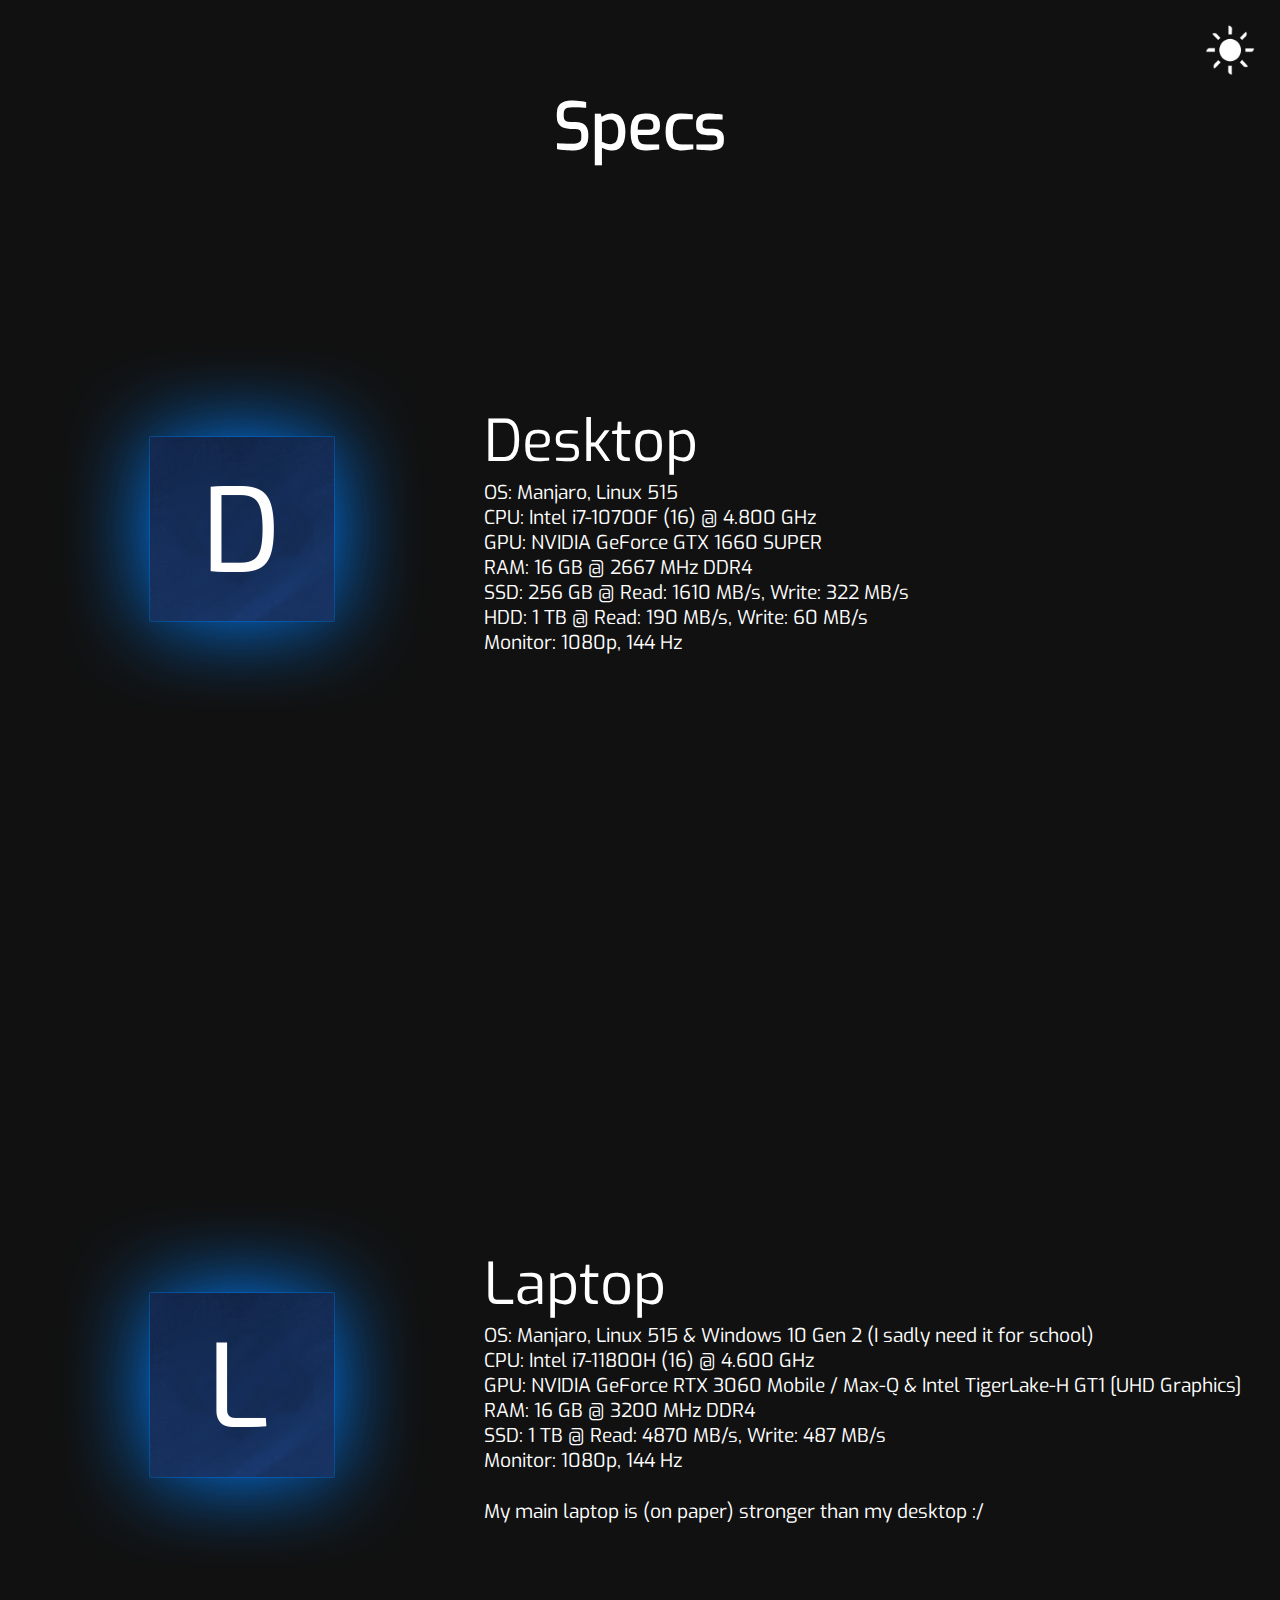
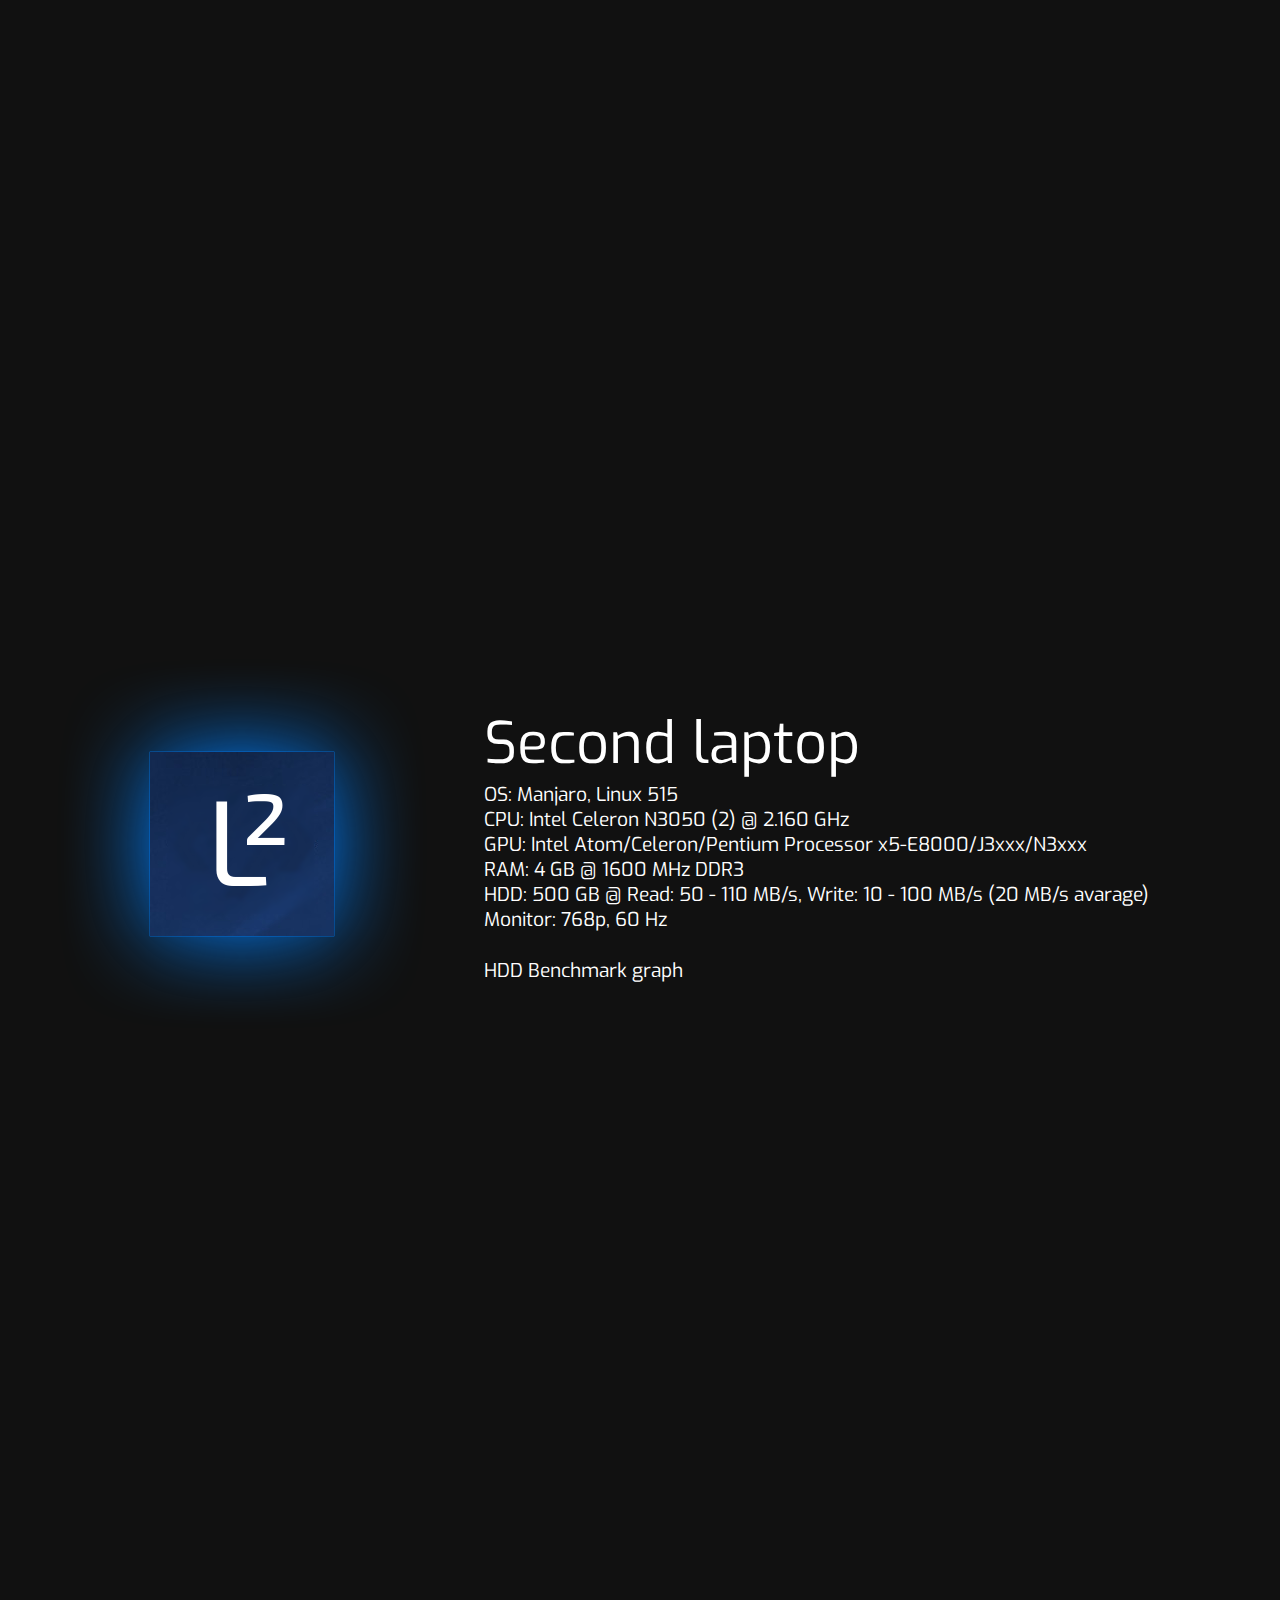
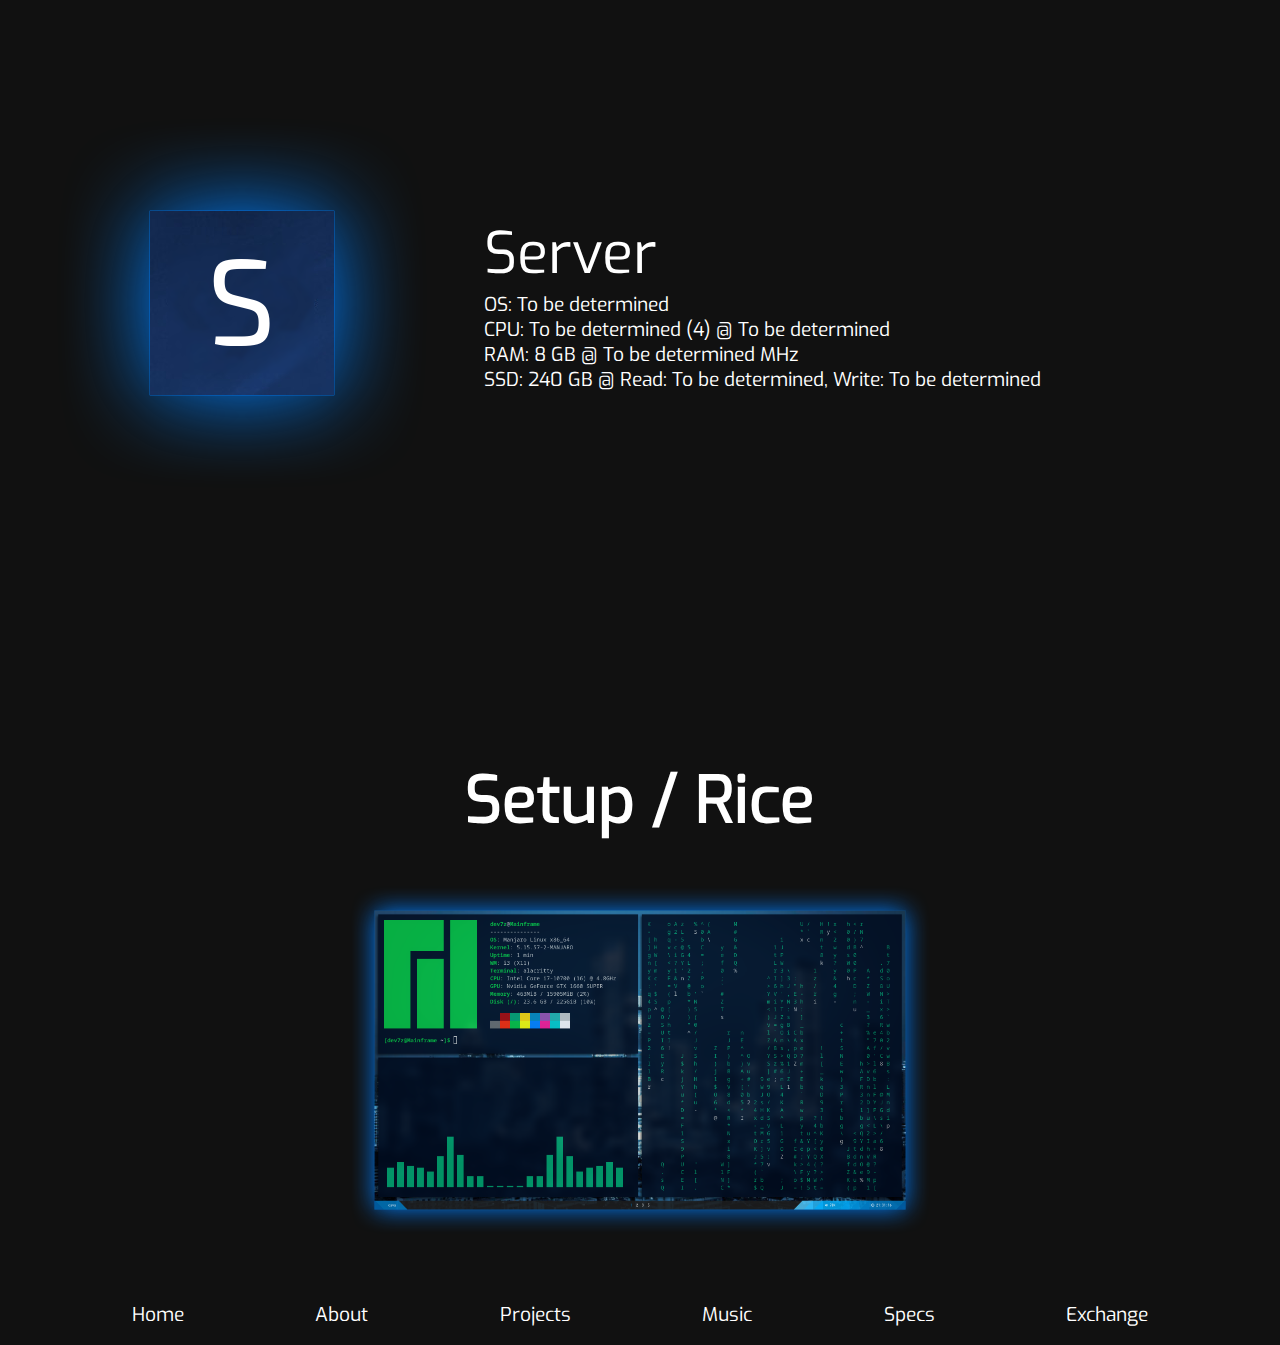
<file: specs.html>
<!DOCTYPE html>
<html lang="en">
  <head>
    <div id="dloverlay">
      <a href="https://www.dev7z.net/light/specs">
        <img src="./Assets/sun.png" alt="light mode icon" style="width:50px; height:50px;" id="imgrot">
      </a>
    </div>
    <title>Dev7z</title>
    <link rel="stylesheet" href="style.css">
    <link rel="icon" href="./Assets/icon.png">
  </head>
  <body class="snapstart">
    <div class="snap" id="welcome">
      <h3>
        <span class="textselect"><br>Specs</span>
      </h3>
    </div>
    <div id="p2cc">
      <img src="./Assets/Desktop.png" alt="Dev7z logo">
      <p2>Desktop<br><p3 id="p3c">OS: Manjaro, Linux 515
        <br>CPU: Intel i7-10700F (16) @ 4.800 GHz
        <br>GPU: NVIDIA GeForce GTX 1660 SUPER
        <br>RAM: 16 GB @ 2667 MHz DDR4
        <br>SSD: 256 GB @ Read: 1610 MB/s, Write: 322 MB/s
        <br>HDD: 1 TB @ Read: 190 MB/s, Write: 60 MB/s
        <br>Monitor: 1080p, 144 Hz</p3></p2>
    </div>
    <img class="snap" src="./Assets/bg.png" alt="Background" style="width:1px;height:250px;">
    <div id="p2c">
        <img src="./Assets/Laptop.png" alt="Dev7z logo">
      <p2>Laptop<br><p3 id="p3c">OS: Manjaro, Linux 515 & Windows 10 Gen 2 (I sadly need it for school)
        <br>CPU: Intel i7-11800H (16) @ 4.600 GHz
        <br>GPU: NVIDIA GeForce RTX 3060 Mobile / Max-Q & Intel TigerLake-H GT1 [UHD Graphics]
        <br>RAM: 16 GB @ 3200 MHz DDR4
        <br>SSD: 1 TB @ Read: 4870 MB/s, Write: 487 MB/s
        <br>Monitor: 1080p, 144 Hz<br>　
        </p3><p3 id="p3c">My main laptop is (on paper) stronger than my desktop :/</p3></p2>
    </div>

    <img class="snap" src="./Assets/bg.png" alt="Background" style="width:1px;height:250px;">
    <div id="p2c">
        <img src="./Assets/Laptop2.png" alt="Dev7z logo">
      <p2>Second laptop<br><p3 id="p3c">OS: Manjaro, Linux 515
        <br>CPU: Intel Celeron N3050 (2) @ 2.160 GHz
        <br>GPU: Intel Atom/Celeron/Pentium Processor x5-E8000/J3xxx/N3xxx
        <br>RAM: 4 GB @ 1600 MHz DDR3
        <br>HDD: 500 GB @ Read: 50 - 110 MB/s, Write: 10 - 100 MB/s (20 MB/s avarage)
        <br>Monitor: 768p, 60 Hz
        <br>　
        </p3>
        <p3 id="p3c"><a href="./Assets/BenchmarkResults.png">HDD Benchmark graph</a></p3>
        </p2>
    </div>

    <img class="snap" src="./Assets/bg.png" alt="Background" style="width:1px;height:250px;">
    <div id="p2d">
      <img src="./Assets/Server.png" alt="Dev7z logo">
      <p2>Server<br><p3 id="p3c">OS: To be determined
        <br>CPU: To be determined (4) @ To be determined
        <br>RAM: 8 GB @ To be determined MHz
        <br>SSD: 240 GB @ Read: To be determined, Write: To be determined
        </p3></p2>
    </div>
    <div id="welcome">
      <h3>
        <span class="textselect"><br>Setup / Rice</span>
      </h3>
    </div>
    
    <div>
        <a id="rice" href="https://github.com/Dev7z/I3-Blue-rice"><img src="./Assets/rice.png" alt="Rice" style="width:48%;height:27%;"></a>
    </div>

    <div class="snap" id="footer">
      <a href="https://www.dev7z.net">Home</a>
      <a href="https://www.dev7z.net/about/">About</a>
      <a href="https://www.dev7z.net/projects/">Projects</a>
      <a href="https://www.dev7z.net/music/">Music</a>
      <a href="https://www.dev7z.net/specs/">Specs</a>
      <a href="https://exchange.dev7z.net/">Exchange</a>
    </div>
  </body>
</html>
</file>
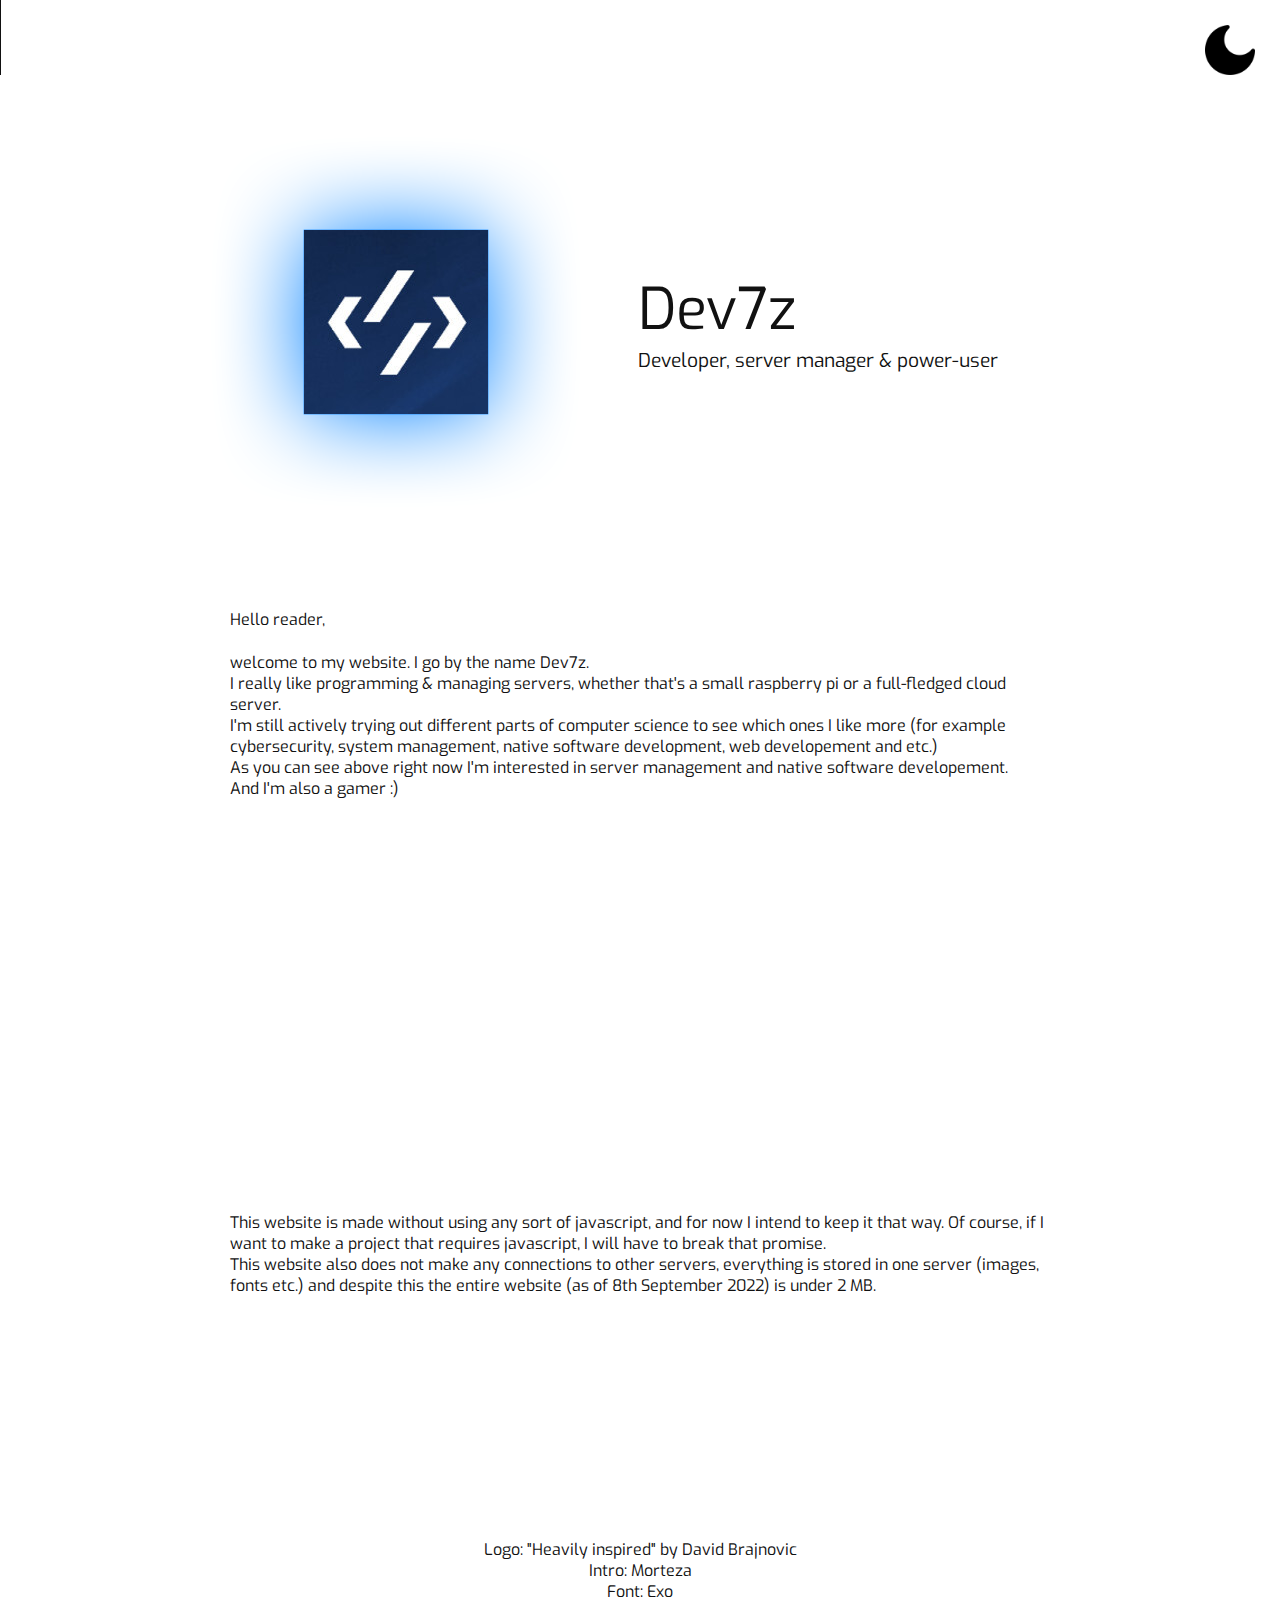
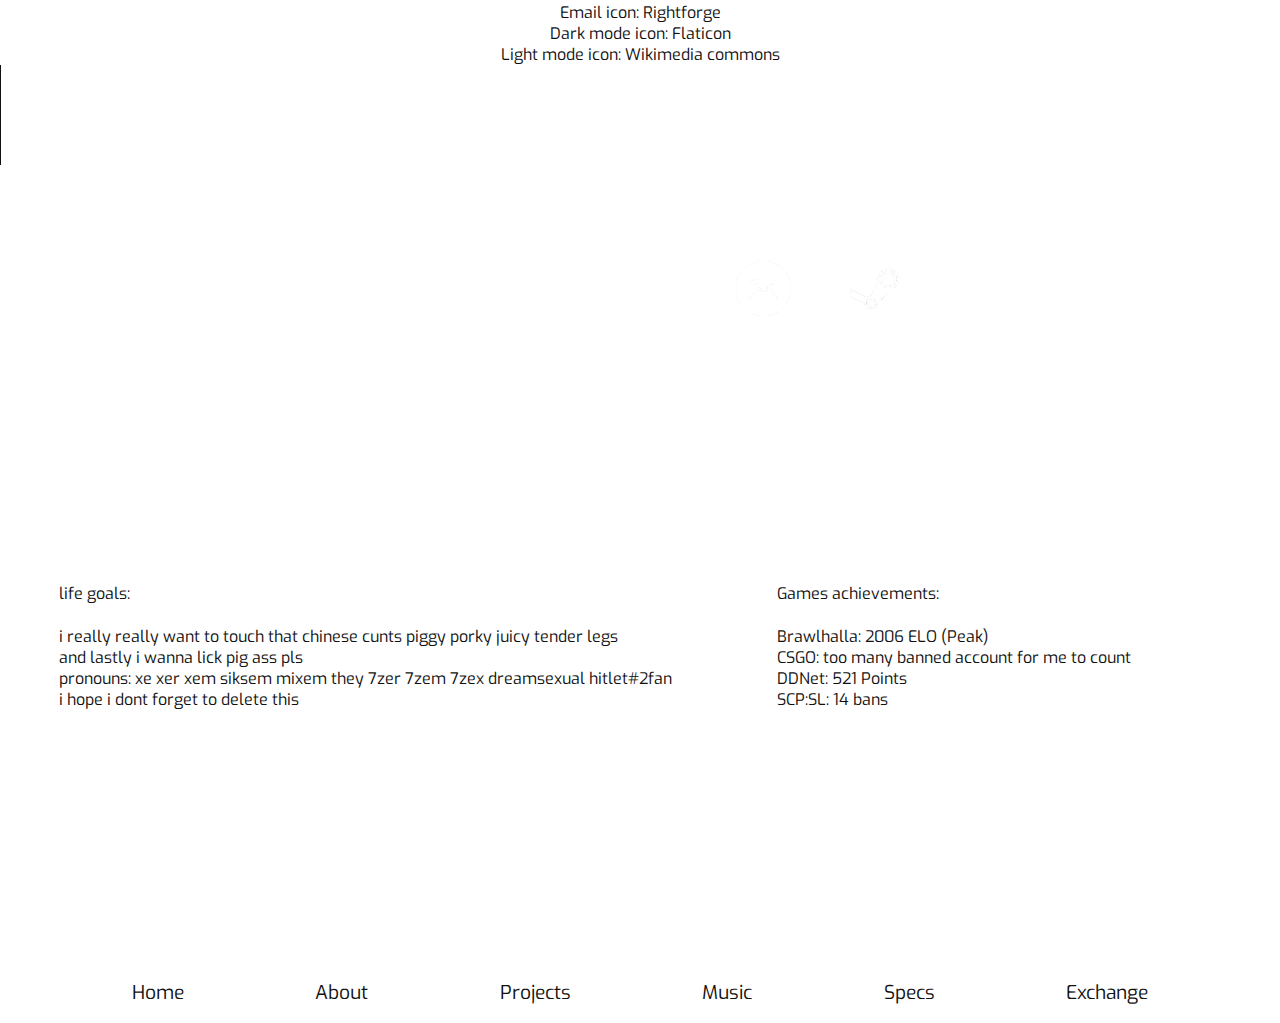
<file: light/about.html>
<!DOCTYPE html>
<html lang="en">
  <head>
    <div id="dloverlay">
      <a href="https://www.dev7z.net/about/">
        <img src="../Assets/moon.png" alt="dark mode icon" style="width:50px; height:50px;" id="imgrot">
      </a>
    </div>
    <title>Dev7z</title>
    <link rel="stylesheet" href="stylelight.css">
    <link rel="icon" href="../Assets/icon.png">
  </head>
  <body class="snapstart">
	<div class="snap">
        <img src="../Assets/bg.png" alt="Background" style="width:1px;height:75px;">
	</div>
    <div id="p2a">
      <img src="../Assets/Dev7z.png" alt="Dev7z logo">
      <p2>Dev7z<br><p3 id="p3">Developer, server manager & power-user</p3></p2>
    </div>

    <div id="p4">
        <p3 id="p4">Hello reader,<br>　<br>welcome to my website. I go by the name Dev7z.
            <br>I really like programming & managing servers, whether that's a small raspberry pi or a full-fledged cloud server.
            <br>I'm still actively trying out different parts of computer science to see which ones I like more (for example cybersecurity, system management, native software development, web developement and etc.)
            <br>As you can see above right now I'm interested in server management and native software developement.
            <br>And I'm also a gamer :)
        </p3>
    </div>

	<!--
    <div class="snap">
        <img src="./Assets/bg.png" alt="Background" style="width:1px;height:250px;">
	</div>
    <div id="p5">
        <p5 id="p5">life goals:<br>　<br>i wanna sniff the chinese cunts sweaty armpits
            <br>i really really want to touch that chinese cunts piggy porky juicy tender legs
            <br>and lastly i wanna lick pig ass pls
            <br>pronouns: xe xer xem siksem mixem they 7zer 7zem 7zex dreamsexual hitlet#2fan
        </p5>
        <p5 id="p5">Games achievements:<br>　<br>Brawlhalla: 2006 ELO (Peak)
            <br>Chess: 739 ELO (Peak)
            <br>DDNet: 471 Points
            <br>SCP:SL: 14 bans
        </p5>
    </div>
    -->


    <pbuf class="snap" style="display: flex; justify-content: center; align-items: center; color: white; font-size: 63px; margin-bottom: 7vh; padding-top: 8vh;">About the website</pbuf>
    <div id="p4">
        <p3 id="p4" style="margin-bottom: 0vh;"><br>This website is made without using any sort of javascript, and for now I intend to keep it that way. Of course, if I want to make a project that requires javascript, I will have to break that promise.
            <br>This website also does not make any connections to other servers, everything is stored in one server (images, fonts etc.) and despite this the entire website (as of 8th September 2022) is under 2 MB.
        </p3>
    </div>
    <pbuf style="display: flex; justify-content: center; align-items: center; color: white; font-size: 63px; margin-bottom: 7vh;">Credits</pbuf>
    <div id="pee4">
        <p3 id="pee4">
            Logo: "Heavily inspired" by&nbsp<a href="https://davidbrajnovic.com/">David Brajnovic</a>
        </p3>
    </div>
    <div id="pee4">
        <p3 id="pee4">
            Intro:&nbsp<a href="https://codepen.io/mortezasharifinia/pen/YzxeVrm">Morteza</a>
        </p3>
    </div>
    <div id="pee4">
        <p3 id="pee4">
            Font:&nbsp<a href="https://fonts.google.com/specimen/Exo">Exo</a>
        </p3>
    </div>
    <div id="pee4">
        <p3 id="pee4a">
            Email icon:&nbsp<a href="https://rightforge.com/wp-content/uploads/2021/10/email-icon-400x400.png">Rightforge</a>
        </p3>
    </div>
    <div id="pee4">
        <p3 id="pee4a">
            Dark mode icon:&nbsp<a href="https://cdn-icons-png.flaticon.com/512/15/15751.png">Flaticon</a>
        </p3>
    </div>
    <div id="pee4">
        <p3 id="pee4a">
            Light mode icon:&nbsp<a href="https://upload.wikimedia.org/wikipedia/commons/thumb/e/ed/OOjs_UI_icon_sun-ltr.svg/1200px-OOjs_UI_icon_sun-ltr.svg.png">Wikimedia commons</a>
        </p3>
    </div>

	<div>
        <img src="../Assets/bg.png" alt="Background" style="width:1px;height:100px;">
	</div>

    <div class="snap" id="p6">
        <p6 id="p6a">
            <a href="https://dev7z.bandcamp.com/"><img src="../Assets/bandcamp.png" alt="Bandcamp logo" style="width:57px;height:57px;"></a>
        </p6>
        <p6 id="p6">
            <a href="https://discord.gg/8GSR7hHacc"><img src="../Assets/discord.png" alt="Discord logo" style="width:57px;height:57px;"></a>
        </p6>
        <p6 id="p6">
            <a href="https://github.com/Dev7z"><img src="../Assets/github.png" alt="Github logo" style="width:57px;height:57px;"></a>
        </p6>
        <p6 id="p6">
            <a href="mailto:admin@dev7z.net"><img src="../Assets/mail.png" alt="Mail logo" style="width:57px;height:57px;"></a>
        </p6>
        <p6 id="p6b">
            <a href="https://steamcommunity.com/id/sky_shredder"><img src="../Assets/steam.png" alt="steam logo" style="width:57px;height:57px;"></a>
        </p6>
    </div>
    <div id="p5">
        <p5 id="p5">life goals:<br>　
            <br>i really really want to touch that chinese cunts piggy porky juicy tender legs
            <br>and lastly i wanna lick pig ass pls
            <br>pronouns: xe xer xem siksem mixem they 7zer 7zem 7zex dreamsexual hitlet#2fan
            <br>i hope i dont forget to delete this
        </p5>
        <p5 id="p5">Games achievements:<br>　<br>Brawlhalla: 2006 ELO (Peak)
            <br>CSGO: too many banned account for me to count
            <br>DDNet: 521 Points
            <br>SCP:SL: 14 bans
        </p5>
    </div>

    <div id="footer">
        <a href="https://www.dev7z.net">Home</a>
        <a href="https://www.dev7z.net/about/">About</a>
        <a href="https://www.dev7z.net/projects/">Projects</a>
        <a href="https://www.dev7z.net/music/">Music</a>
        <a href="https://www.dev7z.net/specs/">Specs</a>
        <a href="https://exchange.dev7z.net/">Exchange</a>
      </div>
  </body>
</html>
</file>
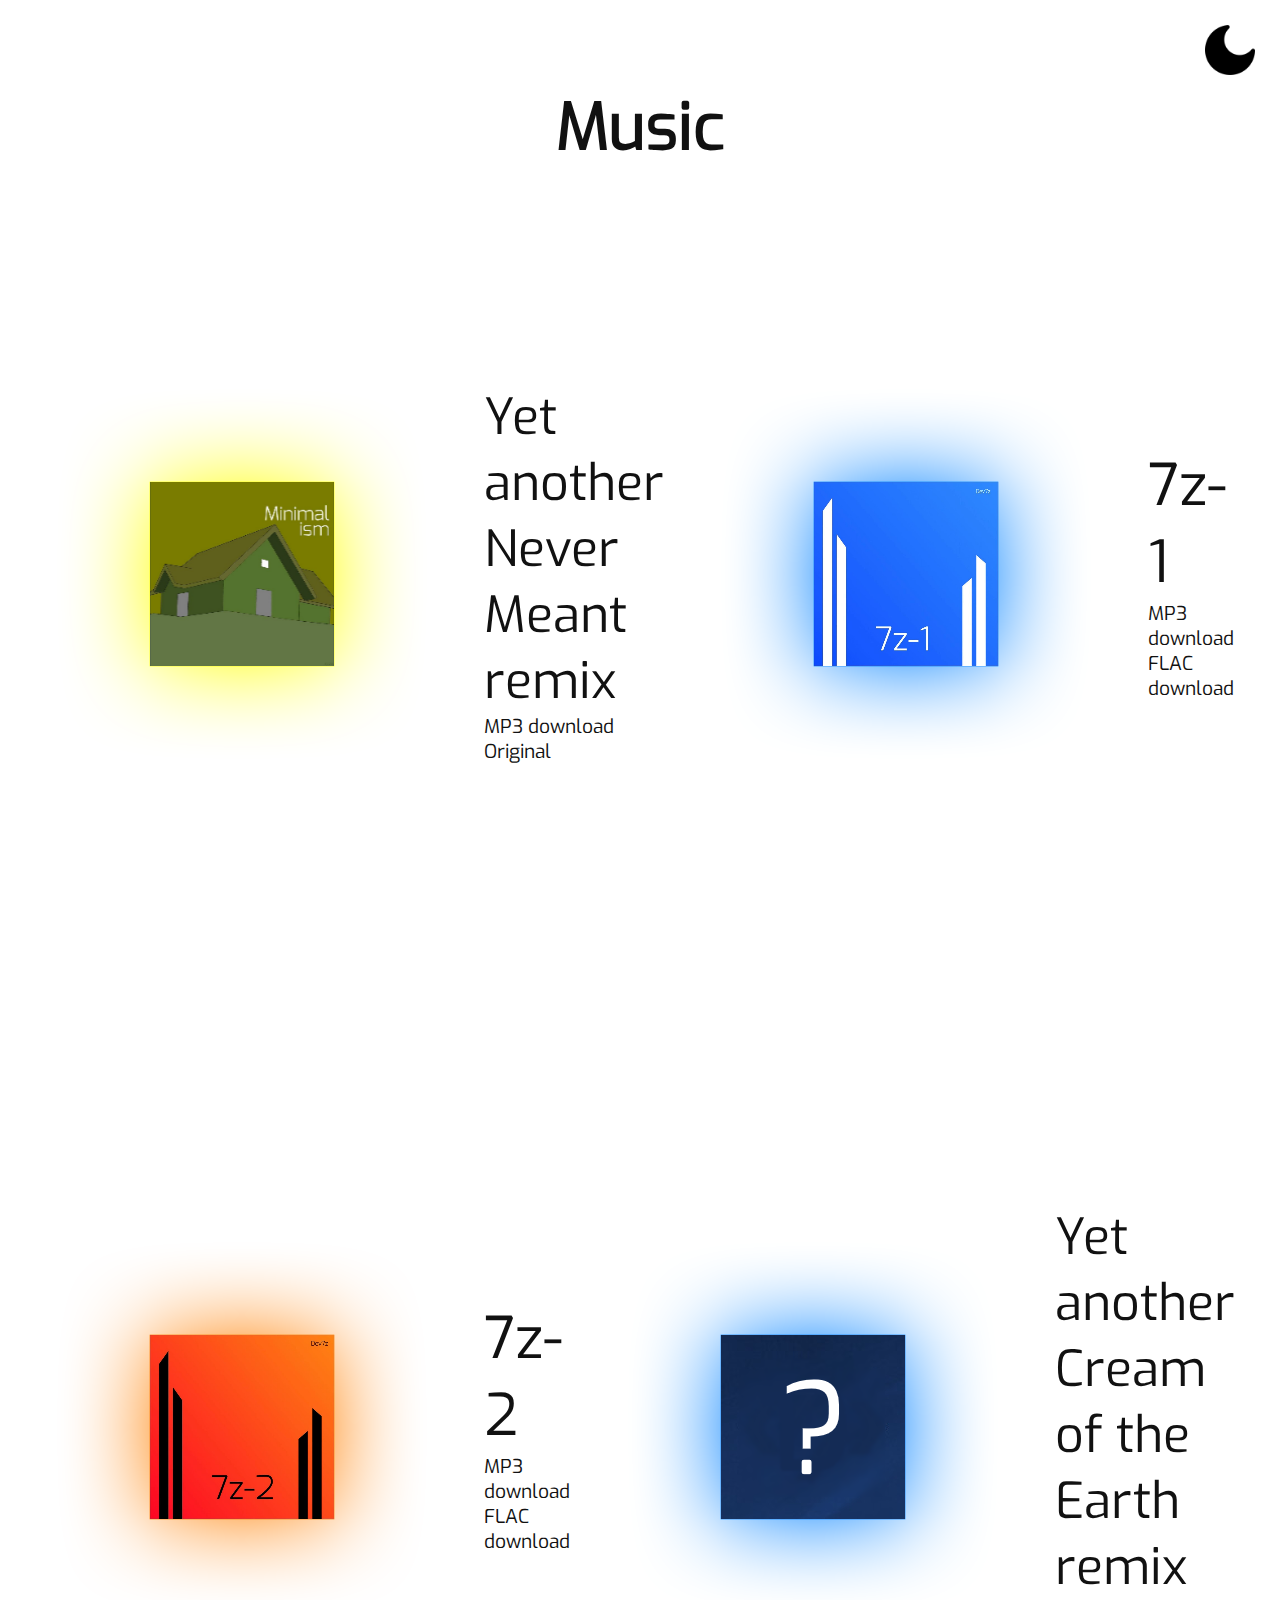
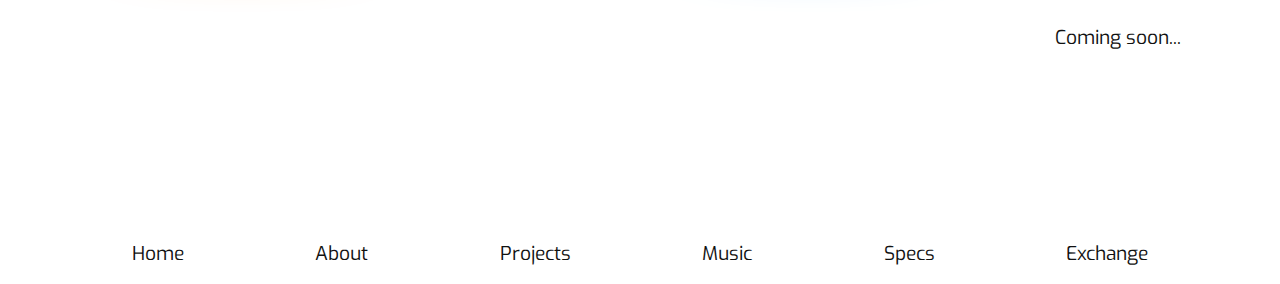
<file: light/music.html>
<!DOCTYPE html>
<html lang="en">
  <head>
    <div id="dloverlay">
      <a href="https://www.dev7z.net/music/">
        <img src="../Assets/moon.png" alt="light mode icon" style="width:50px; height:50px;" id="imgrot">
      </a>
    </div>
    <title>Dev7z</title>
    <link rel="stylesheet" href="stylelight.css">
    <link rel="icon" href="../Assets/icon.png">
  </head>
  <body class="snapstart">

    <div class="snap" id="welcome">
        <h3>
          <span class="textselect"><br>Music</span>
        </h3>
    </div>
    <div id="p5">
        <div id="p2cc">
          <img src="../Assets/nevermeant.png" alt="Americ anfootball">
          <p7 style="font-size: 50px;"><a href="https://youtu.be/7XiMuOcKDI8">Yet another Never Meant remix</a>
            <p3 id="p3c">
            <br><a href="https://cdn.discordapp.com/attachments/821484154168147968/892839103614300220/Never_meant_Dev7z_REMIX_FINAL.mp3">MP3 download</a>
            </p3><p3 id="p3c"><a href="https://youtu.be/_NfnXdXpjL0">Original</a></p3></p7>
        </div>
        <div id="p2cc">
          <img src="../Assets/7z1.png" alt="7z V1">
          <p7><a href="https://youtu.be/n9Qs85Pb5_E">7z-1</a><br><p3 id="p3c">
            <br><a href="https://cdn.discordapp.com/attachments/821484154168147968/979522854787887134/7z1.mp3">MP3 download</a></p3><p3 id="p3c">
            <br><a href="https://mega.nz/file/XY1WHRQb#SY3P_PtQyjw04ayMlRUakys6wxg_Ra_MXqKLHTHoA0w">FLAC download</a></p3></p7>
        </div>
    </div>
    <div class="snap" id="p5">
        <div style="margin-bottom: 3%;" id="p2cc">
          <img src="../Assets/7z2.png" alt="7z V2">
          <p7><a href="https://youtu.be/5IRG4JdEY2A">7z-2<br></a><p3 id="p3c">
            <br><a href="https://cdn.discordapp.com/attachments/940948490056532080/980850692774314014/7z2.mp3">MP3 download</a></p3><p3 id="p3c">
            <br><a href="https://mega.nz/file/3ZFw2RZB#InasbsCR8RbaejLlYe_x63Wioo8OA0kQQqh3cKX2OqQ">FLAC download</a><p3></p7>
        </div>
        <div style="margin-bottom: 3%;" id="p2cc">
          <img src="../Assets/question.png" alt="Cream of the Earth">
          <p7 style="font-size: 50px;"><a href="">Yet another Cream of the Earth remix<br></a><p3 id="p3c">
            <p3 id="p3c"><br>Coming soon...<p3>
          </p7>
        </div>
    </div>

    <div id="footer">
        <a href="https://www.dev7z.net">Home</a>
        <a href="https://www.dev7z.net/about/">About</a>
        <a href="https://www.dev7z.net/projects/">Projects</a>
        <a href="https://www.dev7z.net/music/">Music</a>
        <a href="https://www.dev7z.net/specs/">Specs</a>
        <a href="https://exchange.dev7z.net/">Exchange</a>
      </div>
  </body>
</html>
</file>
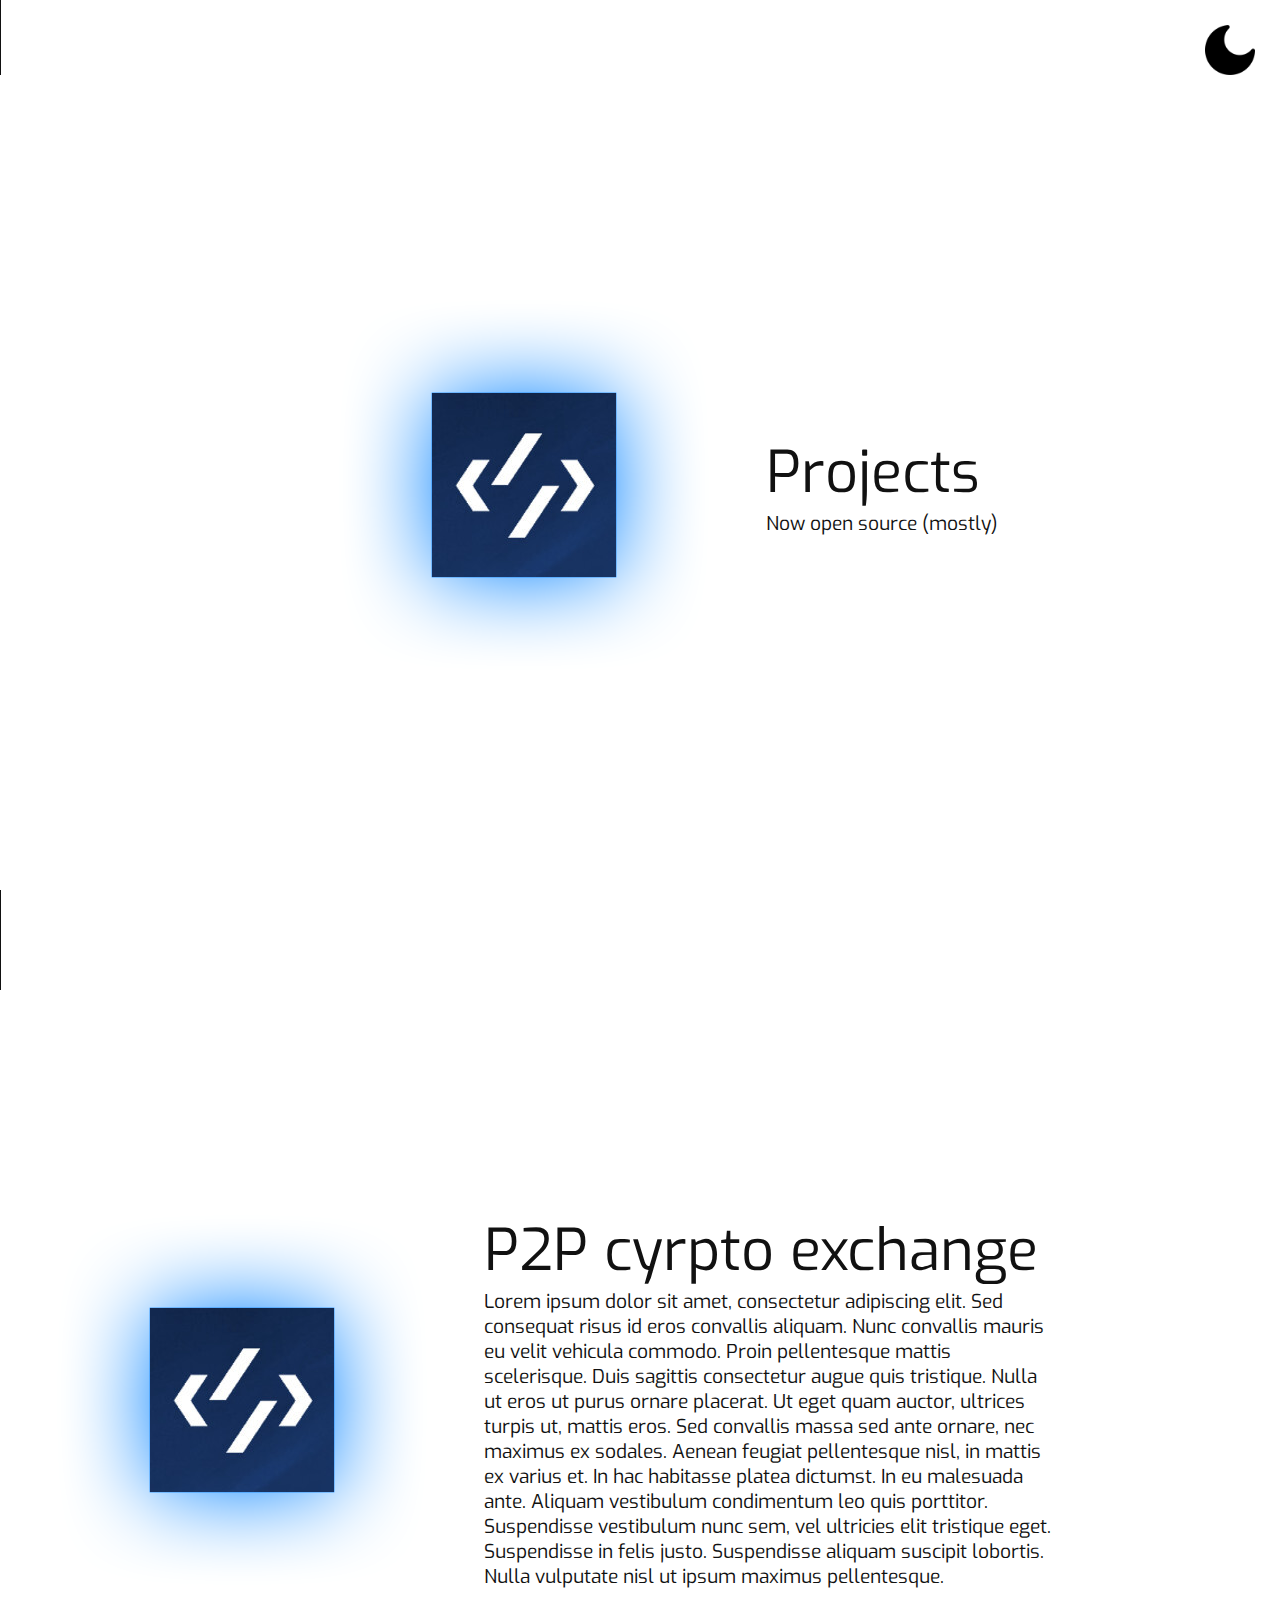
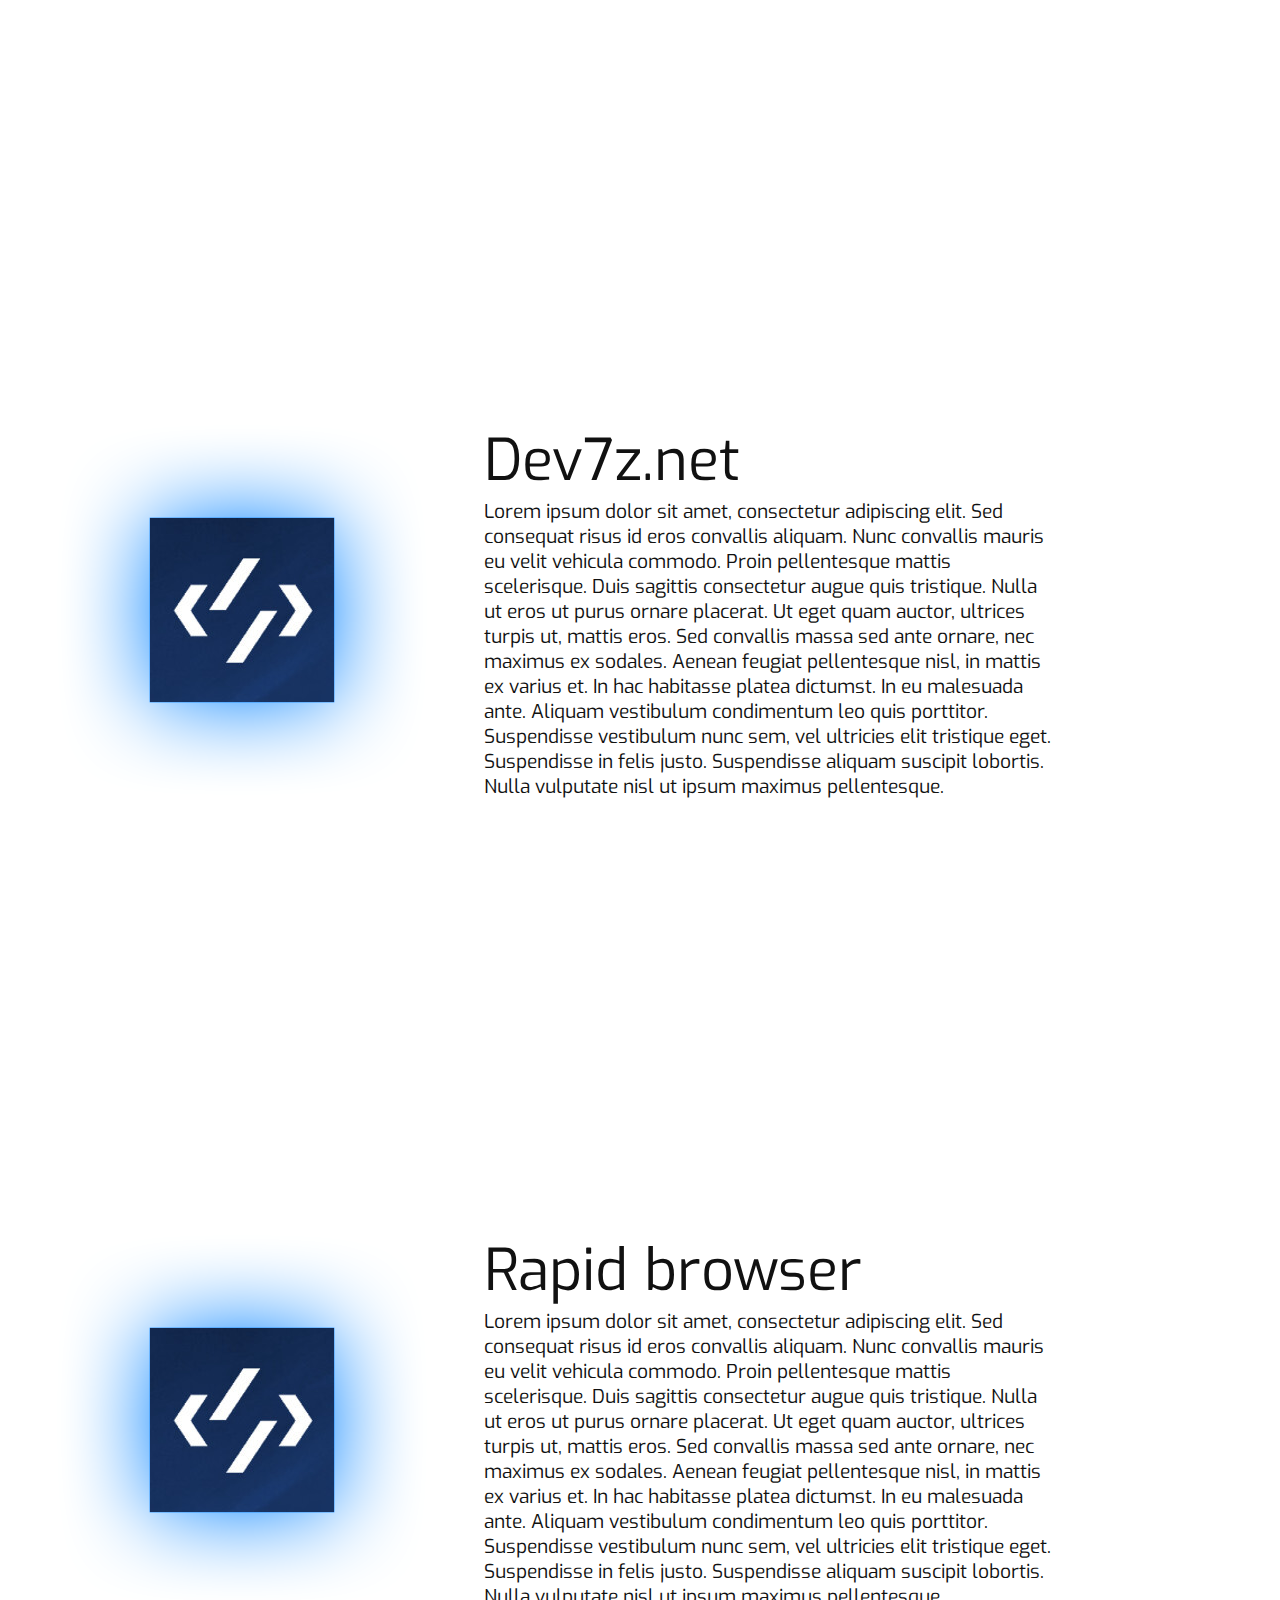
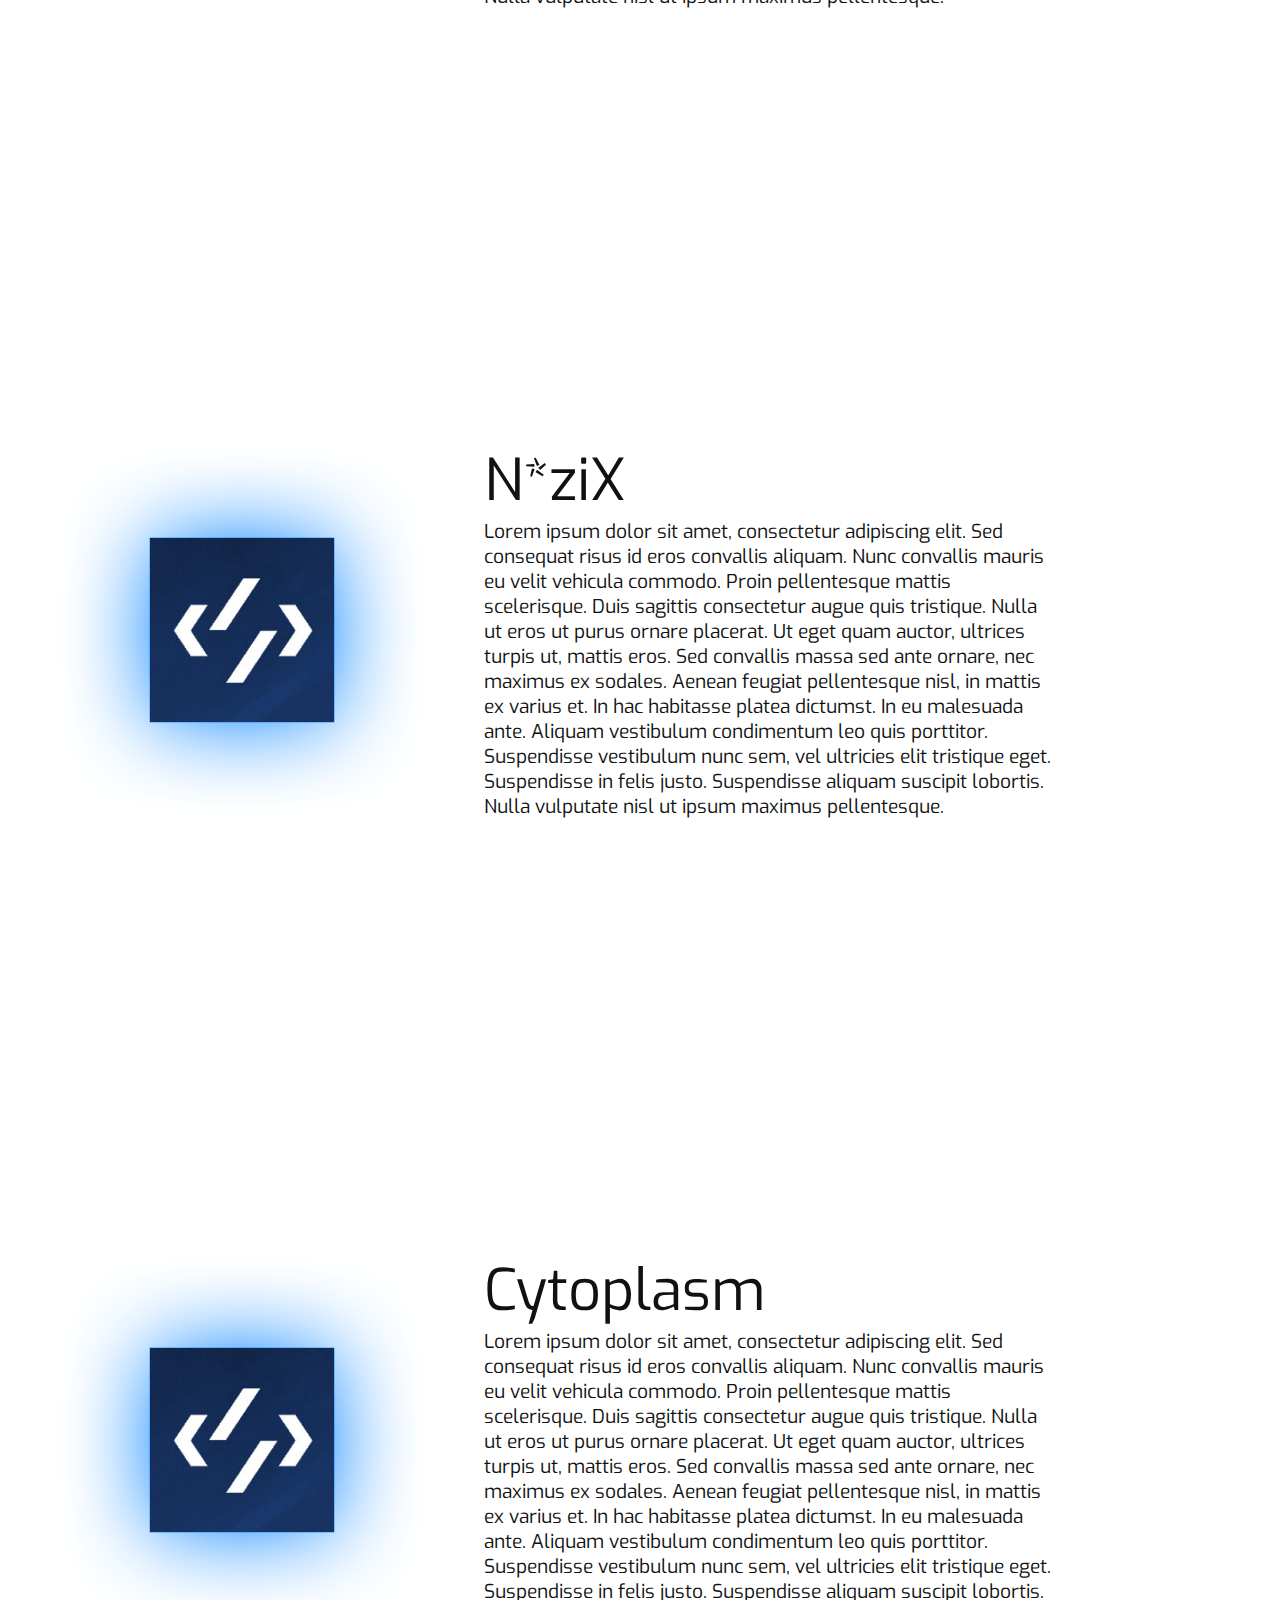
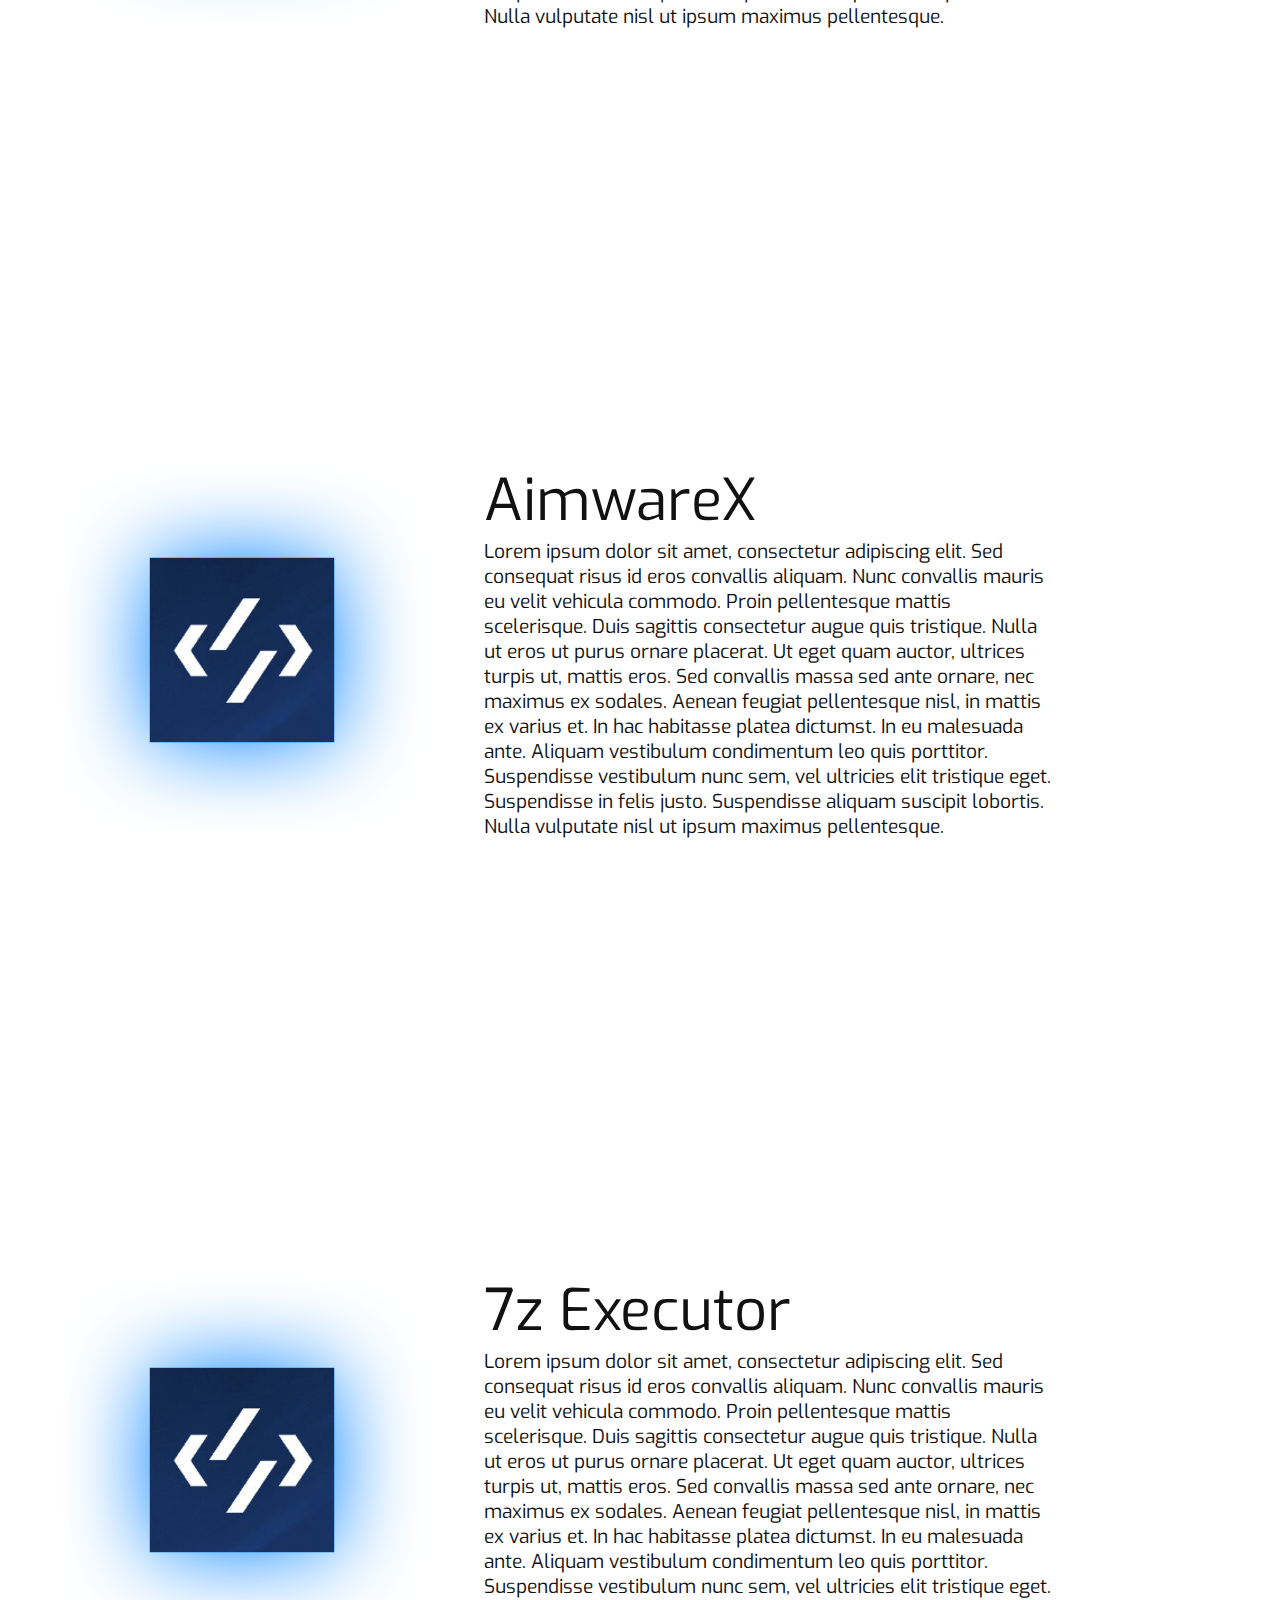
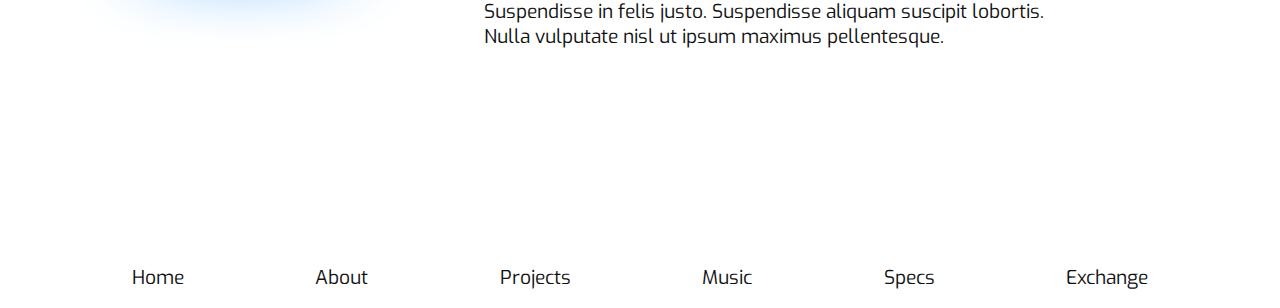
<file: light/projects.html>
<!DOCTYPE html>
<html lang="en">
  <head>
    <div id="dloverlay">
      <a href="https://www.dev7z.net/projects/">
        <img src="../Assets/moon.png" alt="light mode icon" style="width:50px; height:50px;" id="imgrot">
      </a>
    </div>
    <title>Dev7z</title>
    <link rel="stylesheet" href="stylelight.css">
    <link rel="icon" href="../Assets/icon.png">
  </head>
  <body class="snapstart">
	<div class="snap">
        <img src="../Assets/bg.png" alt="Background" style="width:1px;height:75px;">
	</div>





    <div id="pm">
      <img src="../Assets/Dev7z.png" alt="Dev7z logo">
      <p2>Projects<br><p3 id="p3">Now open source (mostly)</p3></p2>
    </div>
	<div>
        <img src="../Assets/bg.png" alt="Background" style="width:1px;height:100px;">
	</div>




    <div class="snap" id="pmi">
        <img src="../Assets/Dev7z.png" alt="Dev7z logo">
        <p2>P2P cyrpto exchange<br><p3 id="p3">Lorem ipsum dolor sit amet, consectetur adipiscing elit. Sed consequat risus id eros convallis aliquam. Nunc convallis mauris eu velit vehicula commodo. Proin pellentesque mattis scelerisque. Duis sagittis consectetur augue quis tristique. Nulla ut eros ut purus ornare placerat. Ut eget quam auctor, ultrices turpis ut, mattis eros. Sed convallis massa sed ante ornare, nec maximus ex sodales. Aenean feugiat pellentesque nisl, in mattis ex varius et. In hac habitasse platea dictumst. In eu malesuada ante. Aliquam vestibulum condimentum leo quis porttitor. Suspendisse vestibulum nunc sem, vel ultricies elit tristique eget. Suspendisse in felis justo. Suspendisse aliquam suscipit lobortis. Nulla vulputate nisl ut ipsum maximus pellentesque. </p3></p2>
    </div>




    <div class="snap" id="pmi">
        <img src="../Assets/Dev7z.png" alt="Dev7z logo">
        <p2>Dev7z.net<br><p3 id="p3">Lorem ipsum dolor sit amet, consectetur adipiscing elit. Sed consequat risus id eros convallis aliquam. Nunc convallis mauris eu velit vehicula commodo. Proin pellentesque mattis scelerisque. Duis sagittis consectetur augue quis tristique. Nulla ut eros ut purus ornare placerat. Ut eget quam auctor, ultrices turpis ut, mattis eros. Sed convallis massa sed ante ornare, nec maximus ex sodales. Aenean feugiat pellentesque nisl, in mattis ex varius et. In hac habitasse platea dictumst. In eu malesuada ante. Aliquam vestibulum condimentum leo quis porttitor. Suspendisse vestibulum nunc sem, vel ultricies elit tristique eget. Suspendisse in felis justo. Suspendisse aliquam suscipit lobortis. Nulla vulputate nisl ut ipsum maximus pellentesque. </p3></p2>
    </div>




    <div class="snap" id="pmi">
        <img src="../Assets/Dev7z.png" alt="Dev7z logo">
        <p2>Rapid browser<br><p3 id="p3">Lorem ipsum dolor sit amet, consectetur adipiscing elit. Sed consequat risus id eros convallis aliquam. Nunc convallis mauris eu velit vehicula commodo. Proin pellentesque mattis scelerisque. Duis sagittis consectetur augue quis tristique. Nulla ut eros ut purus ornare placerat. Ut eget quam auctor, ultrices turpis ut, mattis eros. Sed convallis massa sed ante ornare, nec maximus ex sodales. Aenean feugiat pellentesque nisl, in mattis ex varius et. In hac habitasse platea dictumst. In eu malesuada ante. Aliquam vestibulum condimentum leo quis porttitor. Suspendisse vestibulum nunc sem, vel ultricies elit tristique eget. Suspendisse in felis justo. Suspendisse aliquam suscipit lobortis. Nulla vulputate nisl ut ipsum maximus pellentesque. </p3></p2>
    </div>




    <div class="snap" id="pmi">
        <img src="../Assets/Dev7z.png" alt="Dev7z logo">
        <p2>N*ziX<br><p3 id="p3">Lorem ipsum dolor sit amet, consectetur adipiscing elit. Sed consequat risus id eros convallis aliquam. Nunc convallis mauris eu velit vehicula commodo. Proin pellentesque mattis scelerisque. Duis sagittis consectetur augue quis tristique. Nulla ut eros ut purus ornare placerat. Ut eget quam auctor, ultrices turpis ut, mattis eros. Sed convallis massa sed ante ornare, nec maximus ex sodales. Aenean feugiat pellentesque nisl, in mattis ex varius et. In hac habitasse platea dictumst. In eu malesuada ante. Aliquam vestibulum condimentum leo quis porttitor. Suspendisse vestibulum nunc sem, vel ultricies elit tristique eget. Suspendisse in felis justo. Suspendisse aliquam suscipit lobortis. Nulla vulputate nisl ut ipsum maximus pellentesque. </p3></p2>
    </div>




    <div class="snap" id="pmi">
        <img src="../Assets/Dev7z.png" alt="Dev7z logo">
        <p2>Cytoplasm<br><p3 id="p3">Lorem ipsum dolor sit amet, consectetur adipiscing elit. Sed consequat risus id eros convallis aliquam. Nunc convallis mauris eu velit vehicula commodo. Proin pellentesque mattis scelerisque. Duis sagittis consectetur augue quis tristique. Nulla ut eros ut purus ornare placerat. Ut eget quam auctor, ultrices turpis ut, mattis eros. Sed convallis massa sed ante ornare, nec maximus ex sodales. Aenean feugiat pellentesque nisl, in mattis ex varius et. In hac habitasse platea dictumst. In eu malesuada ante. Aliquam vestibulum condimentum leo quis porttitor. Suspendisse vestibulum nunc sem, vel ultricies elit tristique eget. Suspendisse in felis justo. Suspendisse aliquam suscipit lobortis. Nulla vulputate nisl ut ipsum maximus pellentesque. </p3></p2>
    </div>




    <div class="snap" id="pmi">
        <img src="../Assets/Dev7z.png" alt="Dev7z logo">
        <p2>AimwareX<br><p3 id="p3">Lorem ipsum dolor sit amet, consectetur adipiscing elit. Sed consequat risus id eros convallis aliquam. Nunc convallis mauris eu velit vehicula commodo. Proin pellentesque mattis scelerisque. Duis sagittis consectetur augue quis tristique. Nulla ut eros ut purus ornare placerat. Ut eget quam auctor, ultrices turpis ut, mattis eros. Sed convallis massa sed ante ornare, nec maximus ex sodales. Aenean feugiat pellentesque nisl, in mattis ex varius et. In hac habitasse platea dictumst. In eu malesuada ante. Aliquam vestibulum condimentum leo quis porttitor. Suspendisse vestibulum nunc sem, vel ultricies elit tristique eget. Suspendisse in felis justo. Suspendisse aliquam suscipit lobortis. Nulla vulputate nisl ut ipsum maximus pellentesque. </p3></p2>
    </div>





    <div class="" id="pmi">
        <img src="../Assets/Dev7z.png" alt="Dev7z logo">
        <p2>7z Executor<br><p3 id="p3">Lorem ipsum dolor sit amet, consectetur adipiscing elit. Sed consequat risus id eros convallis aliquam. Nunc convallis mauris eu velit vehicula commodo. Proin pellentesque mattis scelerisque. Duis sagittis consectetur augue quis tristique. Nulla ut eros ut purus ornare placerat. Ut eget quam auctor, ultrices turpis ut, mattis eros. Sed convallis massa sed ante ornare, nec maximus ex sodales. Aenean feugiat pellentesque nisl, in mattis ex varius et. In hac habitasse platea dictumst. In eu malesuada ante. Aliquam vestibulum condimentum leo quis porttitor. Suspendisse vestibulum nunc sem, vel ultricies elit tristique eget. Suspendisse in felis justo. Suspendisse aliquam suscipit lobortis. Nulla vulputate nisl ut ipsum maximus pellentesque. </p3></p2>
    </div>





    <div class="snap" id="footer">
        <a href="https://www.dev7z.net">Home</a>
        <a href="https://www.dev7z.net/about/">About</a>
        <a href="https://www.dev7z.net/projects/">Projects</a>
        <a href="https://www.dev7z.net/music/">Music</a>
        <a href="https://www.dev7z.net/specs/">Specs</a>
        <a href="https://exchange.dev7z.net/">Exchange</a>
      </div>
  </body>
</html>
</file>
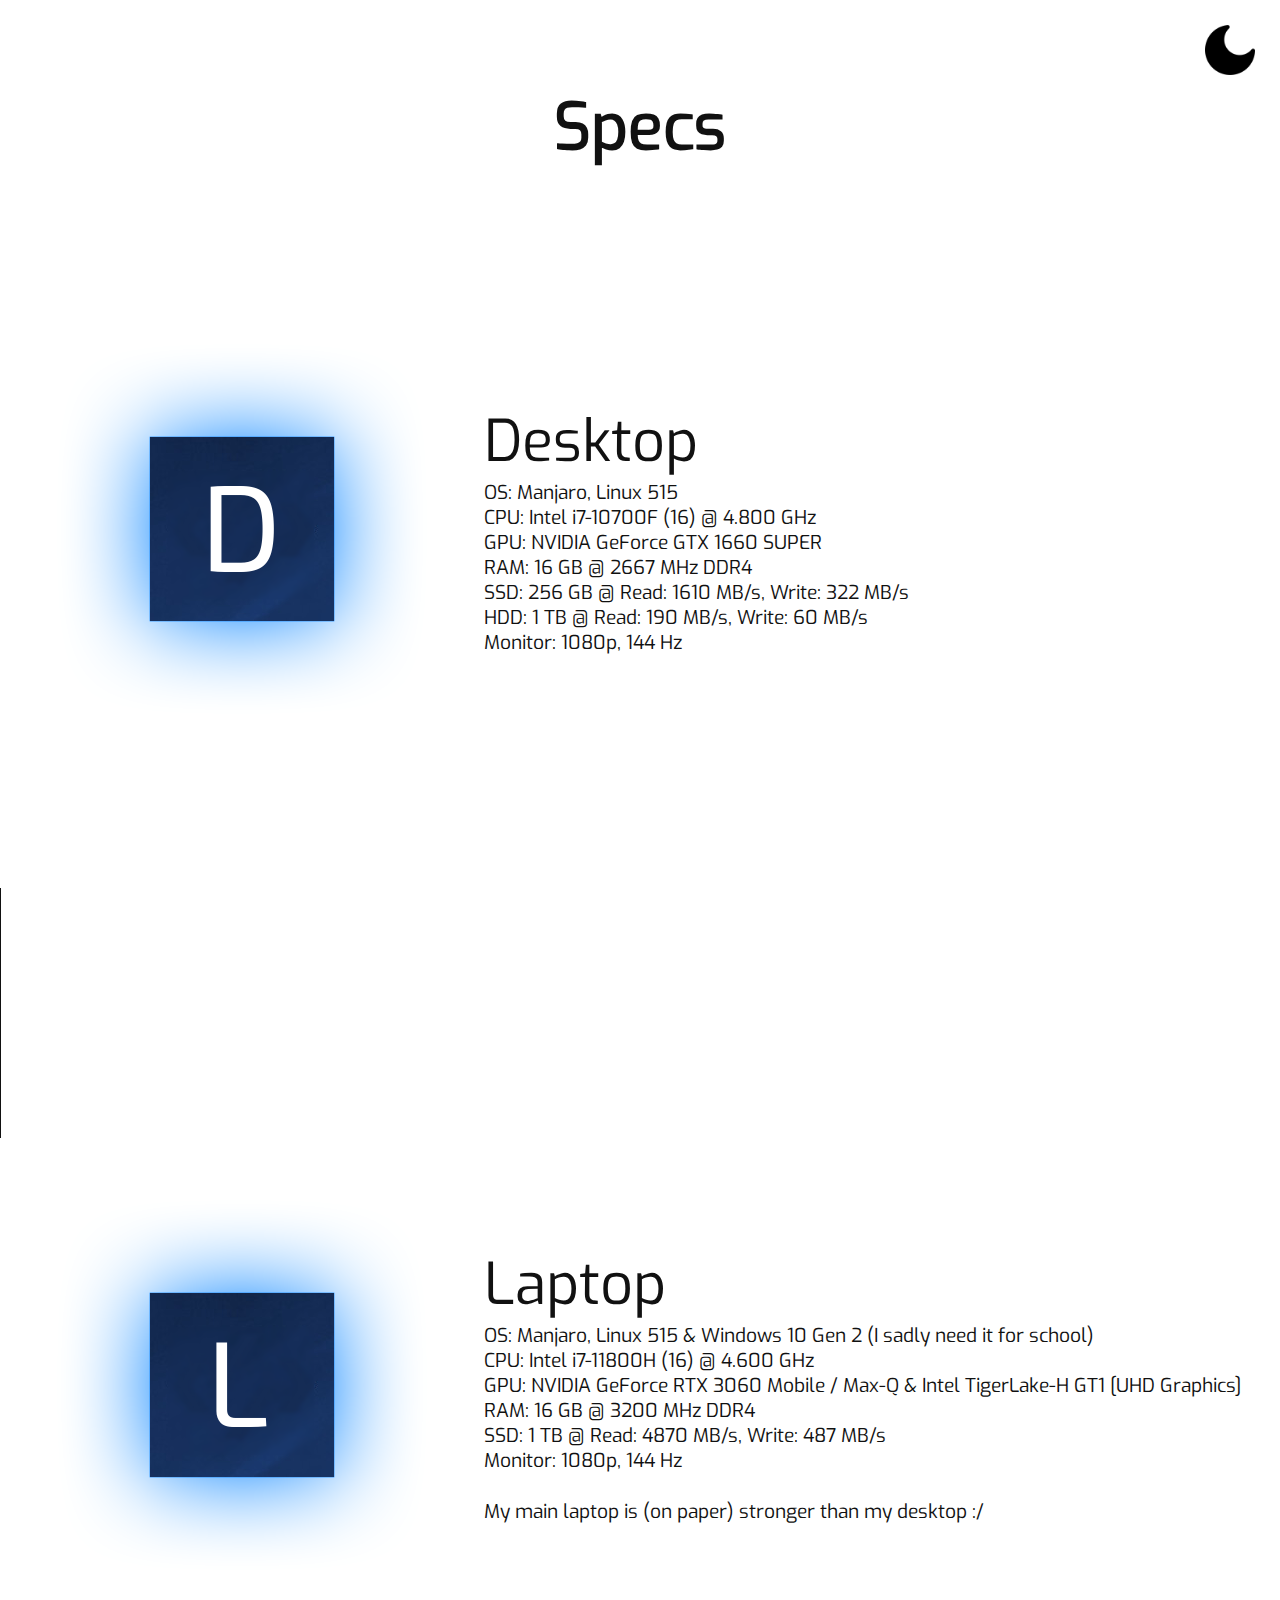
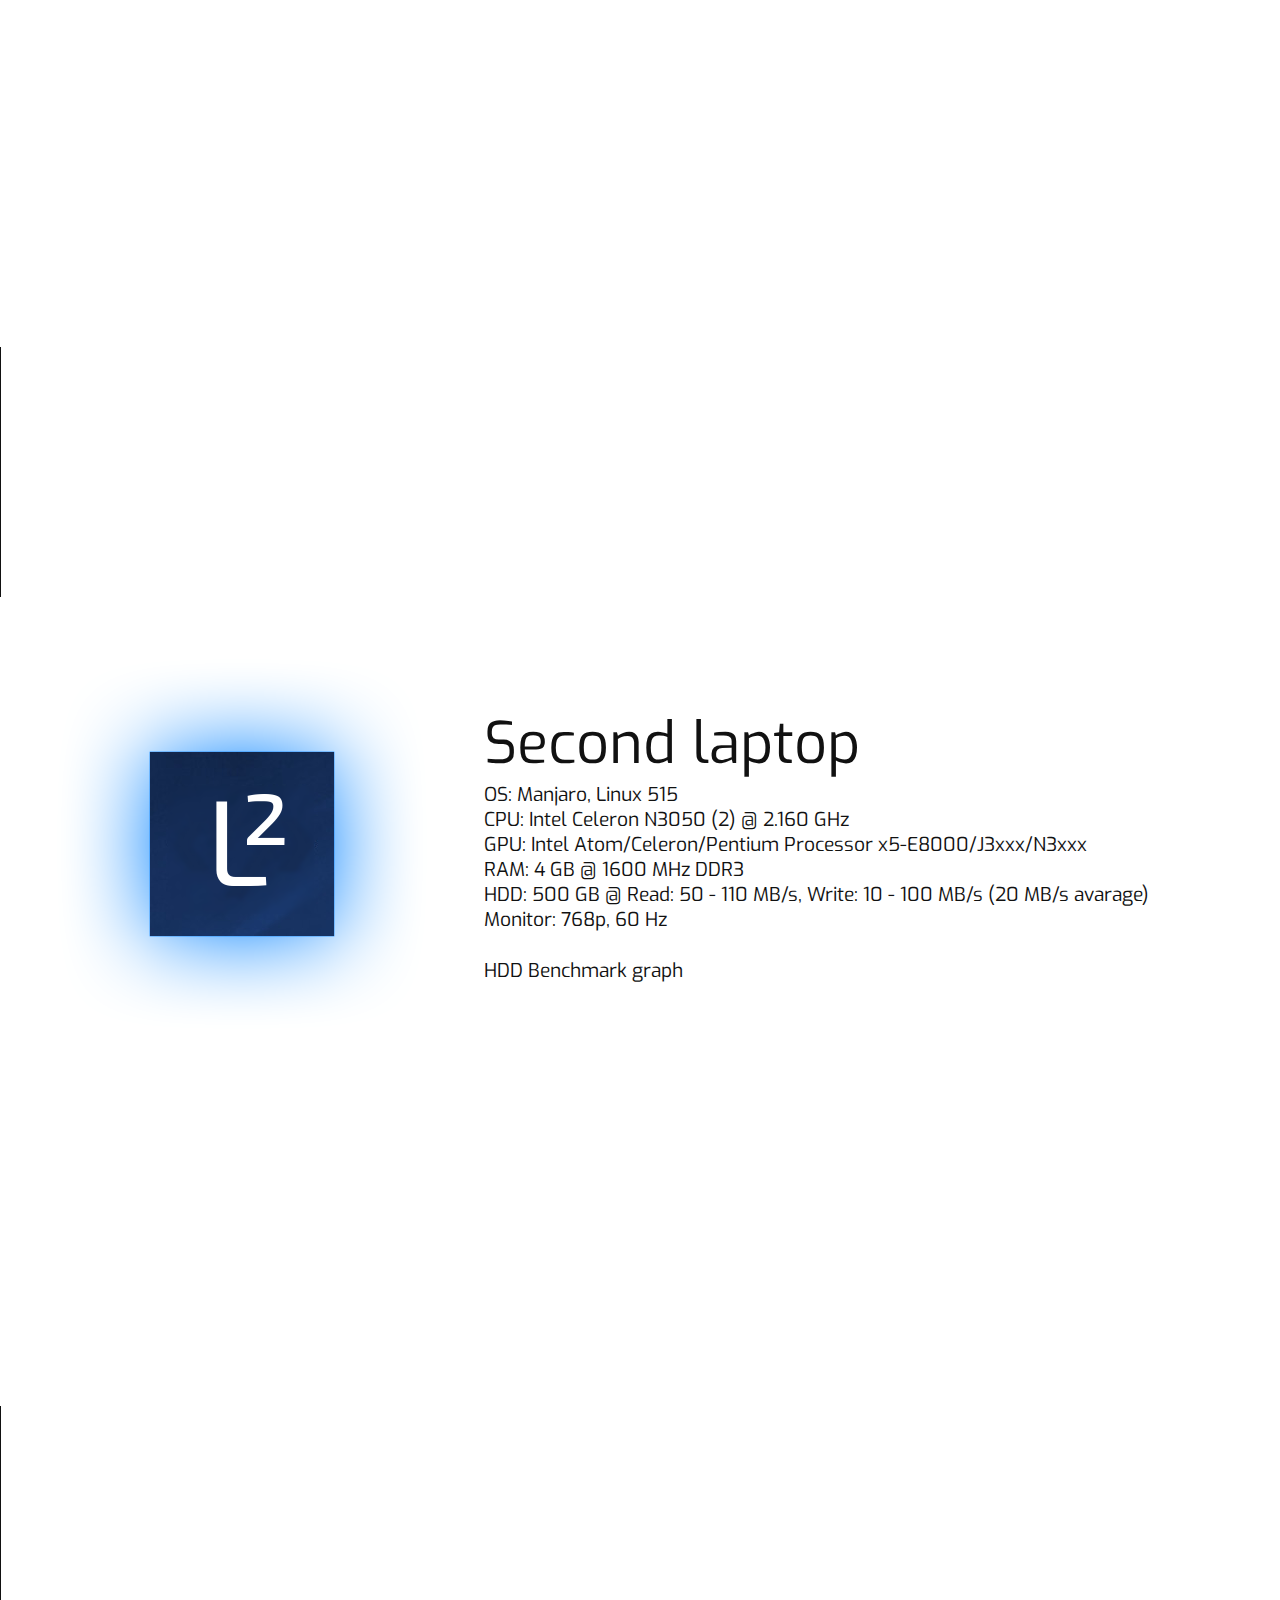
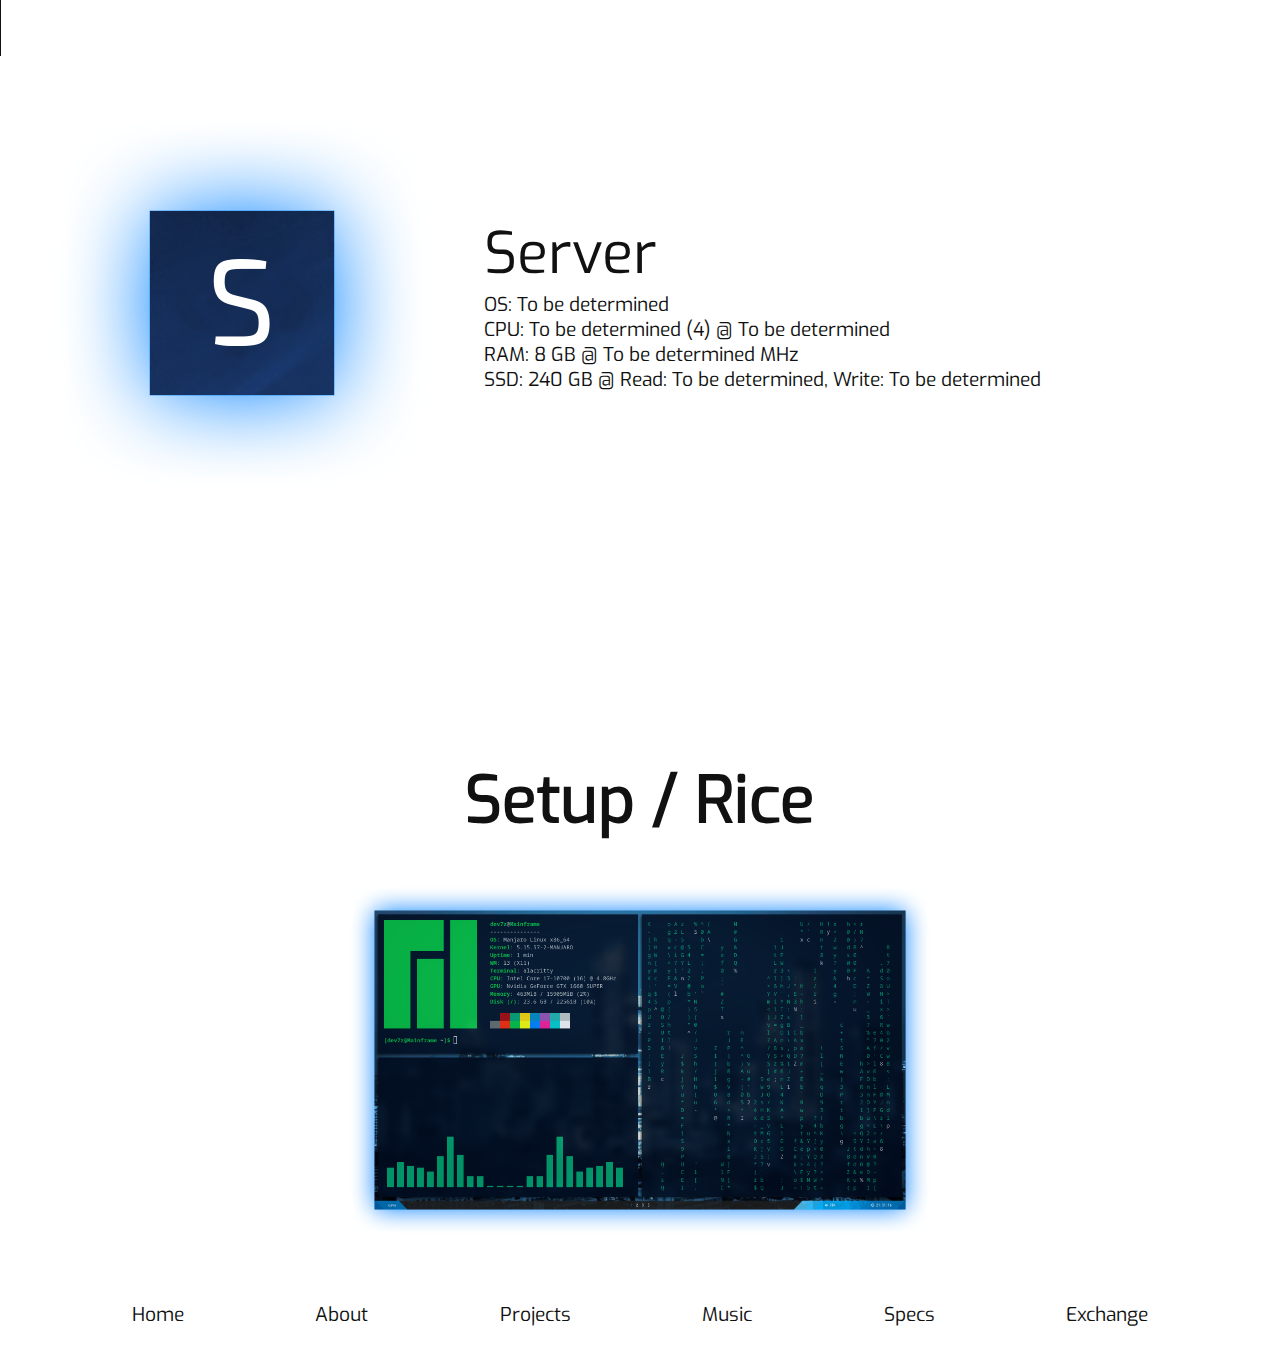
<file: light/specs.html>
<!DOCTYPE html>
<html lang="en">
  <head>
    <div id="dloverlay">
      <a href="https://www.dev7z.net/specs">
        <img src="../Assets/moon.png" alt="light mode icon" style="width:50px; height:50px;" id="imgrot">
      </a>
    </div>
    <title>Dev7z</title>
    <link rel="stylesheet" href="stylelight.css">
    <link rel="icon" href="../Assets/icon.png">
  </head>
  <body class="snapstart">
    <div class="snap" id="welcome">
      <h3>
        <span class="textselect"><br>Specs</span>
      </h3>
    </div>
    <div id="p2cc">
      <img src="../Assets/Desktop.png" alt="Dev7z logo">
      <p2>Desktop<br><p3 id="p3c">OS: Manjaro, Linux 515
        <br>CPU: Intel i7-10700F (16) @ 4.800 GHz
        <br>GPU: NVIDIA GeForce GTX 1660 SUPER
        <br>RAM: 16 GB @ 2667 MHz DDR4
        <br>SSD: 256 GB @ Read: 1610 MB/s, Write: 322 MB/s
        <br>HDD: 1 TB @ Read: 190 MB/s, Write: 60 MB/s
        <br>Monitor: 1080p, 144 Hz</p3></p2>
    </div>
    <img class="snap" src="../Assets/bg.png" alt="Background" style="width:1px;height:250px;">
    <div id="p2c">
        <img src="../Assets/Laptop.png" alt="Dev7z logo">
      <p2>Laptop<br><p3 id="p3c">OS: Manjaro, Linux 515 & Windows 10 Gen 2 (I sadly need it for school)
        <br>CPU: Intel i7-11800H (16) @ 4.600 GHz
        <br>GPU: NVIDIA GeForce RTX 3060 Mobile / Max-Q & Intel TigerLake-H GT1 [UHD Graphics]
        <br>RAM: 16 GB @ 3200 MHz DDR4
        <br>SSD: 1 TB @ Read: 4870 MB/s, Write: 487 MB/s
        <br>Monitor: 1080p, 144 Hz<br>　
        </p3><p3 id="p3c">My main laptop is (on paper) stronger than my desktop :/</p3></p2>
    </div>

    <img class="snap" src="../Assets/bg.png" alt="Background" style="width:1px;height:250px;">
    <div id="p2c">
        <img src="../Assets/Laptop2.png" alt="Dev7z logo">
      <p2>Second laptop<br><p3 id="p3c">OS: Manjaro, Linux 515
        <br>CPU: Intel Celeron N3050 (2) @ 2.160 GHz
        <br>GPU: Intel Atom/Celeron/Pentium Processor x5-E8000/J3xxx/N3xxx
        <br>RAM: 4 GB @ 1600 MHz DDR3
        <br>HDD: 500 GB @ Read: 50 - 110 MB/s, Write: 10 - 100 MB/s (20 MB/s avarage)
        <br>Monitor: 768p, 60 Hz
        <br>　
        </p3>
        <p3 id="p3c"><a href="../Assets/BenchmarkResults.png">HDD Benchmark graph</a></p3>
        </p2>
    </div>

    <img class="snap" src="../Assets/bg.png" alt="Background" style="width:1px;height:250px;">
    <div id="p2d">
      <img src="../Assets/Server.png" alt="Dev7z logo">
      <p2>Server<br><p3 id="p3c">OS: To be determined
        <br>CPU: To be determined (4) @ To be determined
        <br>RAM: 8 GB @ To be determined MHz
        <br>SSD: 240 GB @ Read: To be determined, Write: To be determined
        </p3></p2>
    </div>
    <div id="welcome">
      <h3>
        <span class="textselect"><br>Setup / Rice</span>
      </h3>
    </div>
    
    <div>
        <a id="rice" href="https://github.com/Dev7z/I3-Blue-rice"><img src="../Assets/rice.png" alt="Rice" style="width:48%;height:27%;"></a>
    </div>

    <div class="snap" id="footer">
      <a href="https://www.dev7z.net">Home</a>
      <a href="https://www.dev7z.net/about/">About</a>
      <a href="https://www.dev7z.net/projects/">Projects</a>
      <a href="https://www.dev7z.net/music/">Music</a>
      <a href="https://www.dev7z.net/specs/">Specs</a>
      <a href="https://exchange.dev7z.net/">Exchange</a>
    </div>
  </body>
</html>
</file>
<file: style.css>
@font-face {
    font-family: 'Exo';
    font-style: normal;
    font-weight: 400;
    src: url(./Assets/Exo.woff2) format('woff2');
    unicode-range: U+0000-00FF, U+0131, U+0152-0153, U+02BB-02BC, U+02C6, U+02DA, U+02DC, U+2000-206F, U+2074, U+20AC, U+2122, U+2191, U+2193, U+2212, U+2215, U+FEFF, U+FFFD;
  }
  
#dloverlay {
    position: fixed; /* Sit on top of the page content */  
    top: 25px;
    right: 25px;
}
#imgrot{
    transition: transform .7s ease-in-out;
}
#imgrot:hover{
    transform: rotate(360deg);
}

* {
    margin: 0;
    padding: 0;
    box-sizing: border-box;
    font-family: 'Exo', normal;

    scroll-snap-type: y mandatory;
}

/*Title*/
#title {
    display: flex;
    justify-content: center;
    align-items: center;
    min-height: 90vh;
    background: #111;
    -webkit-touch-callout: none; /* iOS Safari */
      -webkit-user-select: none; /* Safari */
       -khtml-user-select: none; /* Konqueror HTML */
         -moz-user-select: none; /* Old versions of Firefox */
          -ms-user-select: none; /* Internet Explorer/Edge */
              user-select: none; /* Non-prefixed version, currently
                                    supported by Chrome, Edge, Opera and Firefox */
}
#title2 {
    display: flex;
    justify-content: center;
    align-items: middle;
    min-height: 10vh;
    background: #111;
    -webkit-touch-callout: none; /* iOS Safari */
      -webkit-user-select: none; /* Safari */
       -khtml-user-select: none; /* Konqueror HTML */
         -moz-user-select: none; /* Old versions of Firefox */
          -ms-user-select: none; /* Internet Explorer/Edge */
              user-select: none; /* Non-prefixed version, currently
                                    supported by Chrome, Edge, Opera and Firefox */
}

h2 {
    display: flex;
    color: transparent;
    font-size: 7vw;
}

h2 span {
    animation: textAnimate 2s linear infinite;
    animation-delay: calc(0.1s * var(--i));
}

p {
    display: flex;
    color: transparent;
    font-size: 1.5vw;
    margin-bottom: 35vh;
}

p span {
    animation: textAnimate 5s linear infinite;
    animation-delay: calc(0.1s * var(--i));
}

@keyframes textAnimate {
    0%
    {
        color: #fff;
        filter: hue-rotate(0deg);
        text-shadow: 0 0 10px #00b3ff,
                     0 0 20px #00b3ff,
                     0 0 40px #00b3ff,
                     0 0 80px #00b3ff,
                     0 0 120px #00b3ff,
                     0 0 200px #00b3ff,
                     0 0 300px #00b3ff,
                     0 0 400px #00b3ff;
    }
    30%, 70%
    {
        color: #fff;
        filter: hue-rotate(-45deg);
        text-shadow: 0 0 10px #00b3ff,
                     0 0 20px #00b3ff,
                     0 0 40px #00b3ff,
                     0 0 80px #00b3ff,
                     0 0 120px #00b3ff,
                     0 0 200px #00b3ff,
                     0 0 300px #00b3ff,
                     0 0 400px #00b3ff;
    }
    100%
    {
        color: transparent;
        box-shadow: none;
        filter: hue-rotate(0deg);
    }
}
/*Title*/

#welcome {
    display: flex;
    justify-content: center;
    align-items: middle;
    margin-top: 0%;
    /*margin-bottom: 10vh;*/
    min-height: 0vh;
    background: #111;
}

h3 {
    display: flex;
    color: white;
    font-size: 5vw;
}

#p2 {
    display: flex;
    justify-content: center;
    align-items: center;
    min-height: 0vh;
    background: #111;
    margin-bottom: 15vh;
    margin-top: 4vh;
    display: flex;
    color: white;
    font-size: 4.5vw;
}
#p2cc {
    display: flex;
    justify-content: left;
    align-items: center;
    flex-basis: 55%;
    min-height: 0vh;
    background: #111;
    margin-top: 13vh;
    margin-bottom: 13vh;
    display: flex;
    color: white;
    font-size: 4.5vw;
}

#p2c {
    display: flex;
    justify-content: left;
    align-items: center;
    min-height: 0vh;
    background: #111;
    margin-bottom: 25%;
    display: flex;
    color: white;
    font-size: 4.5vw;
}
#p2d {
    display: flex;
    justify-content: left;
    align-items: center;
    min-height: 0vh;
    background: #111;
    margin-bottom: 10%;
    display: flex;
    color: white;
    font-size: 4.5vw;
}
#p3c {
    display: flex;
    justify-content: left;
    align-items: center;
    min-height: 0vh;
    background: #111;
    color: white;
    font-size: 1.5vw;
}

#p3 {
    display: flex;
    justify-content: center;
    align-items: center;
    min-height: 0vh;
    background: #111;
    color: white;
    font-size: 1.5vw;
}
#p4 {
    display: flex;
    justify-content: center;
    align-items: center;
    margin-right: 10%;
    margin-left: 10%;
    margin-bottom: 7.5%;

    min-height: 0vh;
    background: #111;
    color: white;
    font-size: 1.25vw;
}
#pee4 {
    display: flex;
    justify-content: center;
    align-items: center;
    min-height: 0vh;
    background: #111;
    color: white;
    font-size: 1.25vw;
}
#pee4a {
    display: flex;
    justify-content: center;
    align-items: center;
    min-height: 0vh;
    background: #111;
    color: white;
    font-size: 1.25vw;
    margin-bottom: 0vh;
}

#footer {
    display: flex;
    justify-content: space-evenly;
    align-items: center;
    margin-bottom: 2vh;
    background: #111;
    color: white;
    font-size: 1.5vw;
}
#p2a {
    display: flex;
    justify-content: center;
    align-items: center;
    min-height: 0vh;
    background: #111;
    margin-bottom: 5vh;
    margin-right: 10%;
    margin-top: 0vh;
    display: flex;
    color: white;
    font-size: 4.5vw;
}
#pm {
    color: white;
    font-size: 4.5vw;
    display: flex;
    justify-content: center;
    align-items: center;
    min-height: 90vh;
    background: #111;
    -webkit-touch-callout: none; /* iOS Safari */
        -webkit-user-select: none; /* Safari */
            -khtml-user-select: none; /* Konqueror HTML */
                -moz-user-select: none; /* Old versions of Firefox */
                    -ms-user-select: none; /* Internet Explorer/Edge */
                        user-select: none; /* Non-prefixed version, currently
                            supported by Chrome, Edge, Opera and Firefox */
}


#pmi {
    color: white;
    font-size: 4.5vw;
    display: flex;
    justify-content: center;
    align-items: center;
    min-height: 90vh;
    margin-right: 25vh;
    background: #111;
    -webkit-touch-callout: none; /* iOS Safari */
        -webkit-user-select: none; /* Safari */
            -khtml-user-select: none; /* Konqueror HTML */
                -moz-user-select: none; /* Old versions of Firefox */
                    -ms-user-select: none; /* Internet Explorer/Edge */
                        user-select: none; /* Non-prefixed version, currently
                            supported by Chrome, Edge, Opera and Firefox */
}
#p5 {
    display: flex;
    justify-content: space-evenly;
    align-items: center;
    margin-bottom: 15vh;
    margin-right: 5vh;
    margin-top: 5vh;
    background: #111;
    color: white;
    font-size: 1.25vw;
}
#p6 {
    display: flex;
    justify-content: space-evenly;
    align-items: center;
    margin-left: 1vh;
    margin-right: 1vh;
    margin-bottom: 12vh;
    margin-top: 5vh;
    background: #111;
    color: white;
    font-size: 1.25vw;
}


#p6a {
    display: flex;
    justify-content: space-evenly;
    align-items: center;
    margin-left: 25%;
    margin-bottom: 12vh;
    margin-top: 5vh;
    background: #111;
    color: white;
    font-size: 1.25vw;
}
#p6b {
    display: flex;
    justify-content: space-evenly;
    align-items: center;
    margin-right: 25%;
    margin-bottom: 12vh;
    margin-top: 5vh;
    background: #111;
    color: white;
    font-size: 1.25vw;
}

#p7 {
    display: flex;
    justify-content: center;
    align-items: center;
    min-height: 0vh;
    background: #111;
    margin-bottom: 13vh;
    margin-top: 4vh;
    display: flex;
    color: white;
    font-size: 1vw;
}

.snapstart {
    background: #111;
    overflow-y: auto;
    scroll-snap-type: y mandatory;
}
  
.snap {
    scroll-snap-align: start;
}

* ::selection {
    background: #ffffff; /* WebKit/Blink Browsers */
    color: #111;
}
* ::-moz-selection {
    background: #ffffff; /* Gecko Browsers */
    color: #111;
}

img {
    -webkit-touch-callout: none; /* iOS Safari */
      -webkit-user-select: none; /* Safari */
       -khtml-user-select: none; /* Konqueror HTML */
         -moz-user-select: none; /* Old versions of Firefox */
          -ms-user-select: none; /* Internet Explorer/Edge */
              user-select: none; /* Non-prefixed version, currently
                                    supported by Chrome, Edge, Opera and Firefox */
}

/* unvisited link */
a:link {
    color: white;
    text-decoration: none;
}
  
/* visited link */
a:visited {
    color: white;
    text-decoration: none;
}
  
/* mouse over link */
a:hover {
    color: #66B9FF;
    text-decoration: none;
}
  
/* selected link */
a:active {
    color: white;
    text-decoration: none;
}

#rice{
    display: flex;
    justify-content: center;
    align-items: center;
    margin-top: 2%;
    margin-bottom: 4%;
}
</file>
<file: light/stylelight.css>
@font-face {
    font-family: 'Exo';
    font-style: normal;
    font-weight: 400;
    src: url(../Assets/Exo.woff2) format('woff2');
    unicode-range: U+0000-00FF, U+0131, U+0152-0153, U+02BB-02BC, U+02C6, U+02DA, U+02DC, U+2000-206F, U+2074, U+20AC, U+2122, U+2191, U+2193, U+2212, U+2215, U+FEFF, U+FFFD;
  }
  
#dloverlay {
    position: fixed; /* Sit on top of the page content */  
    top: 25px;
    right: 25px;
}
#imgrot{
    transition: transform .7s ease-in-out;
}
#imgrot:hover{
    transform: rotate(360deg);
}

* {
    margin: 0;
    padding: 0;
    box-sizing: border-box;
    font-family: 'Exo', normal;

    scroll-snap-type: y mandatory;
}

/*Title*/
#title {
    display: flex;
    justify-content: center;
    align-items: center;
    min-height: 90vh;
    background: white;
    -webkit-touch-callout: none; /* iOS Safari */
      -webkit-user-select: none; /* Safari */
       -khtml-user-select: none; /* Konqueror HTML */
         -moz-user-select: none; /* Old versions of Firefox */
          -ms-user-select: none; /* Internet Explorer/Edge */
              user-select: none; /* Non-prefixed version, currently
                                    supported by Chrome, Edge, Opera and Firefox */
}
#title2 {
    display: flex;
    justify-content: center;
    align-items: middle;
    min-height: 10vh;
    background: white;
    -webkit-touch-callout: none; /* iOS Safari */
      -webkit-user-select: none; /* Safari */
       -khtml-user-select: none; /* Konqueror HTML */
         -moz-user-select: none; /* Old versions of Firefox */
          -ms-user-select: none; /* Internet Explorer/Edge */
              user-select: none; /* Non-prefixed version, currently
                                    supported by Chrome, Edge, Opera and Firefox */
}

h2 {
    display: flex;
    color: transparent;
    font-size: 7vw;
}

h2 span {
    animation: textAnimate 2s linear infinite;
    animation-delay: calc(0.1s * var(--i));
}

p {
    display: flex;
    color: transparent;
    font-size: 1.5vw;
    margin-bottom: 35vh;
}

p span {
    animation: textAnimate 5s linear infinite;
    animation-delay: calc(0.1s * var(--i));
}

@keyframes textAnimate {
    0%
    {
        color: #fff;
        filter: hue-rotate(0deg);
        text-shadow: 0 0 10px #00b3ff,
                     0 0 20px #00b3ff,
                     0 0 40px #00b3ff,
                     0 0 80px #00b3ff,
                     0 0 120px #00b3ff,
                     0 0 200px #00b3ff,
                     0 0 300px #00b3ff,
                     0 0 400px #00b3ff;
    }
    30%, 70%
    {
        color: #fff;
        filter: hue-rotate(-45deg);
        text-shadow: 0 0 10px #00b3ff,
                     0 0 20px #00b3ff,
                     0 0 40px #00b3ff,
                     0 0 80px #00b3ff,
                     0 0 120px #00b3ff,
                     0 0 200px #00b3ff,
                     0 0 300px #00b3ff,
                     0 0 400px #00b3ff;
    }
    100%
    {
        color: transparent;
        box-shadow: none;
        filter: hue-rotate(0deg);
    }
}
/*Title*/

#welcome {
    display: flex;
    justify-content: center;
    align-items: middle;
    margin-top: 0%;
    /*margin-bottom: 10vh;*/
    min-height: 0vh;
    background: white;
}

h3 {
    display: flex;
    color: #111;
    font-size: 5vw;
}

#p2 {
    display: flex;
    justify-content: center;
    align-items: center;
    min-height: 0vh;
    background: white;
    margin-bottom: 15vh;
    margin-top: 4vh;
    display: flex;
    color: #111;
    font-size: 4.5vw;
}
#p2cc {
    display: flex;
    justify-content: left;
    align-items: center;
    flex-basis: 55%;
    min-height: 0vh;
    background: white;
    margin-top: 13vh;
    margin-bottom: 13vh;
    display: flex;
    color: #111;
    font-size: 4.5vw;
}

#p2c {
    display: flex;
    justify-content: left;
    align-items: center;
    min-height: 0vh;
    background: white;
    margin-bottom: 25%;
    display: flex;
    color: #111;
    font-size: 4.5vw;
}
#p2d {
    display: flex;
    justify-content: left;
    align-items: center;
    min-height: 0vh;
    background: white;
    margin-bottom: 10%;
    display: flex;
    color: #111;
    font-size: 4.5vw;
}
#p3c {
    display: flex;
    justify-content: left;
    align-items: center;
    min-height: 0vh;
    background: white;
    color: #111;
    font-size: 1.5vw;
}

#p3 {
    display: flex;
    justify-content: center;
    align-items: center;
    min-height: 0vh;
    background: white;
    color: #111;
    font-size: 1.5vw;
}
#p4 {
    display: flex;
    justify-content: center;
    align-items: center;
    margin-right: 10%;
    margin-left: 10%;
    margin-bottom: 7.5%;

    min-height: 0vh;
    background: white;
    color: #111;
    font-size: 1.25vw;
}
#pee4 {
    display: flex;
    justify-content: center;
    align-items: center;
    min-height: 0vh;
    background: white;
    color: #111;
    font-size: 1.25vw;
}
#pee4a {
    display: flex;
    justify-content: center;
    align-items: center;
    min-height: 0vh;
    background: white;
    color: #111;
    font-size: 1.25vw;
    margin-bottom: 0vh;
}

#footer {
    display: flex;
    justify-content: space-evenly;
    align-items: center;
    margin-bottom: 2vh;
    background: white;
    color: #111;
    font-size: 1.5vw;
}
#p2a {
    display: flex;
    justify-content: center;
    align-items: center;
    min-height: 0vh;
    background: white;
    margin-bottom: 5vh;
    margin-right: 10%;
    margin-top: 0vh;
    display: flex;
    color: #111;
    font-size: 4.5vw;
}
#pm {
    color: #111;
    font-size: 4.5vw;
    display: flex;
    justify-content: center;
    align-items: center;
    min-height: 90vh;
    background: white;
    -webkit-touch-callout: none; /* iOS Safari */
        -webkit-user-select: none; /* Safari */
            -khtml-user-select: none; /* Konqueror HTML */
                -moz-user-select: none; /* Old versions of Firefox */
                    -ms-user-select: none; /* Internet Explorer/Edge */
                        user-select: none; /* Non-prefixed version, currently
                            supported by Chrome, Edge, Opera and Firefox */
}


#pmi {
    color: #111;
    font-size: 4.5vw;
    display: flex;
    justify-content: center;
    align-items: center;
    min-height: 90vh;
    margin-right: 25vh;
    background: white;
    -webkit-touch-callout: none; /* iOS Safari */
        -webkit-user-select: none; /* Safari */
            -khtml-user-select: none; /* Konqueror HTML */
                -moz-user-select: none; /* Old versions of Firefox */
                    -ms-user-select: none; /* Internet Explorer/Edge */
                        user-select: none; /* Non-prefixed version, currently
                            supported by Chrome, Edge, Opera and Firefox */
}
#p5 {
    display: flex;
    justify-content: space-evenly;
    align-items: center;
    margin-bottom: 15vh;
    margin-right: 5vh;
    margin-top: 5vh;
    background: white;
    color: #111;
    font-size: 1.25vw;
}
#p6 {
    display: flex;
    justify-content: space-evenly;
    align-items: center;
    margin-left: 1vh;
    margin-right: 1vh;
    margin-bottom: 12vh;
    margin-top: 5vh;
    background: white;
    color: #111;
    font-size: 1.25vw;
}


#p6a {
    display: flex;
    justify-content: space-evenly;
    align-items: center;
    margin-left: 25%;
    margin-bottom: 12vh;
    margin-top: 5vh;
    background: white;
    color: #111;
    font-size: 1.25vw;
}
#p6b {
    display: flex;
    justify-content: space-evenly;
    align-items: center;
    margin-right: 25%;
    margin-bottom: 12vh;
    margin-top: 5vh;
    background: white;
    color: #111;
    font-size: 1.25vw;
}

#p7 {
    display: flex;
    justify-content: center;
    align-items: center;
    min-height: 0vh;
    background: white;
    margin-bottom: 13vh;
    margin-top: 4vh;
    display: flex;
    color: #111;
    font-size: 1vw;
}

.snapstart {
    background: white;
    overflow-y: auto;
    scroll-snap-type: y mandatory;
}
  
.snap {
    scroll-snap-align: start;
}

* ::selection {
    background: #111; /* WebKit/Blink Browsers */
    color: #fff;
}
* ::-moz-selection {
    background: #111; /* Gecko Browsers */
    color: #fff;
}

img {
    -webkit-touch-callout: none; /* iOS Safari */
      -webkit-user-select: none; /* Safari */
       -khtml-user-select: none; /* Konqueror HTML */
         -moz-user-select: none; /* Old versions of Firefox */
          -ms-user-select: none; /* Internet Explorer/Edge */
              user-select: none; /* Non-prefixed version, currently
                                    supported by Chrome, Edge, Opera and Firefox */
}

/* unvisited link */
a:link {
    color: #111;
    text-decoration: none;
}
  
/* visited link */
a:visited {
    color: #111;
    text-decoration: none;
}
  
/* mouse over link */
a:hover {
    color: #555;
    text-decoration: none;
}
  
/* selected link */
a:active {
    color: #111;
    text-decoration: none;
}

#rice{
    display: flex;
    justify-content: center;
    align-items: center;
    margin-top: 2%;
    margin-bottom: 4%;
}
</file>
